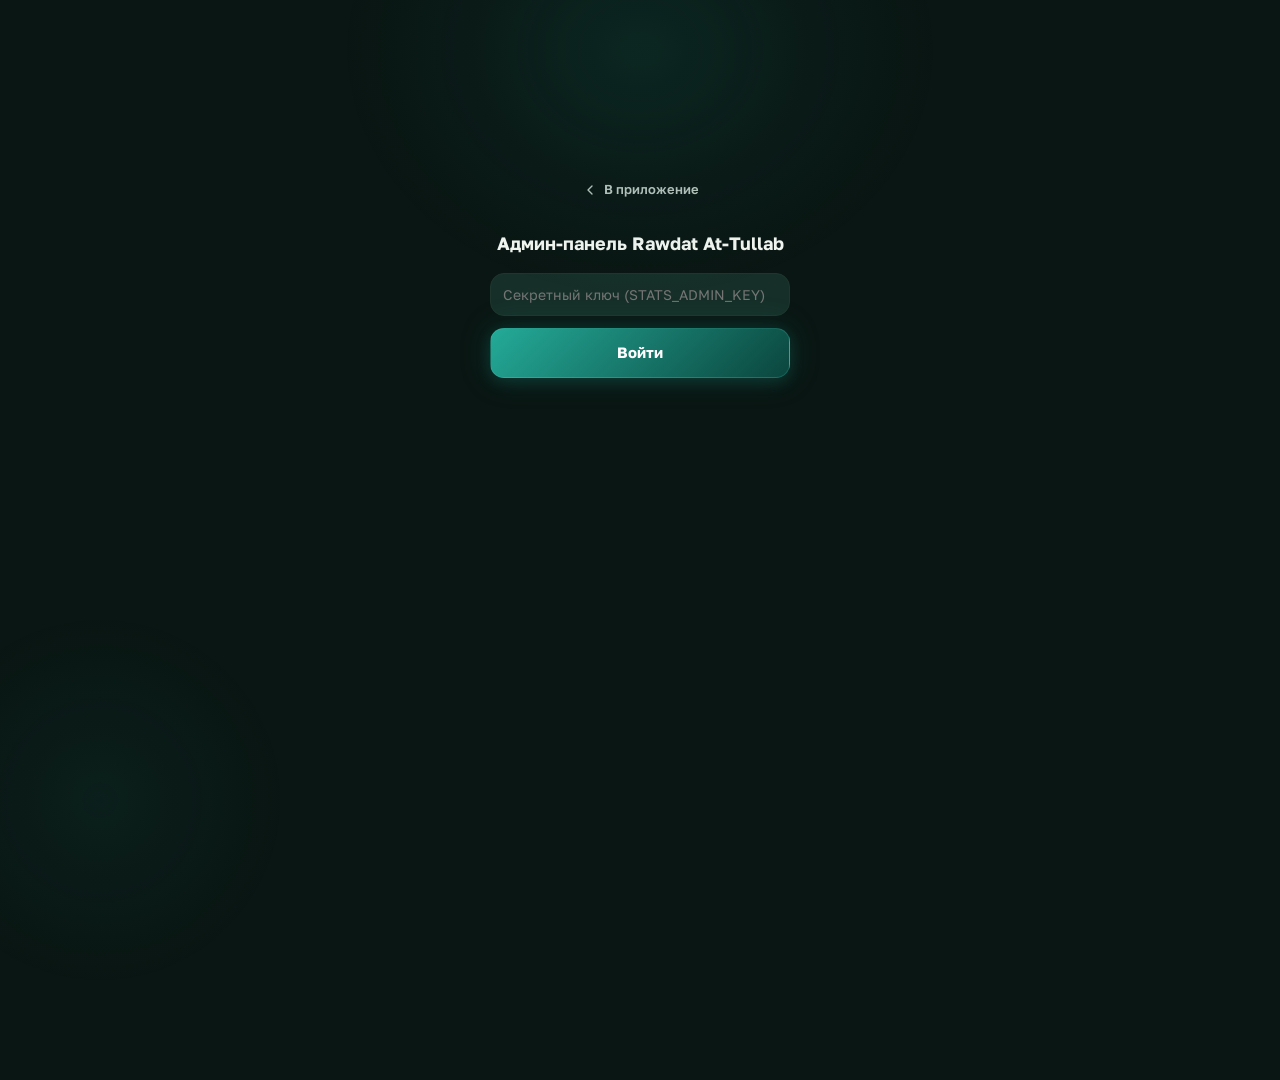
<file: admin.html>
<!DOCTYPE html>
<html lang="ru" data-theme="dark">
<head>
<meta charset="UTF-8">
<meta name="viewport" content="width=device-width,initial-scale=1,viewport-fit=cover">
<meta name="theme-color" content="#050B08">
<meta name="theme-color" content="#F3F7F4" media="(prefers-color-scheme: light)">
<meta name="robots" content="noindex, nofollow">
<title>Админ-панель — Rawdat At-Tullab</title>
<link rel="apple-touch-icon" href="icons/logo.PNG">
<link rel="stylesheet" href="style.css">
<style>
  .admin-wrap{max-width:560px;margin:0 auto;padding:calc(env(safe-area-inset-top,0px) + 20px) 20px 60px}
  .admin-wrap h1{font-size:20px;font-weight:800;color:var(--text);margin:0 0 20px}
  .admin-card{background:var(--surface);border:1px solid var(--border);border-radius:var(--r-xl);box-shadow:var(--s-card);padding:18px;margin-bottom:16px}
  .admin-card h2{font-size:13px;font-weight:700;text-transform:uppercase;letter-spacing:.03em;color:var(--brand-400);margin:0 0 14px}
  .admin-field{margin-bottom:12px}
  .admin-field label{display:block;font-size:12.5px;color:var(--text-3);margin-bottom:6px}
  .admin-field input, .admin-field textarea{
    width:100%;box-sizing:border-box;background:var(--surface-2);border:1px solid var(--border);
    border-radius:var(--r-md);padding:10px 12px;color:var(--text);font-size:14px;font-family:inherit;
  }
  .admin-field textarea{min-height:80px;resize:vertical}
  .admin-row{display:flex;gap:10px}
  .admin-row .btn{flex:1}
  .admin-msg{font-size:12.5px;margin-top:10px;min-height:16px}
  .admin-msg.ok{color:var(--brand-500)}
  .admin-msg.err{color:var(--danger)}
  .announce-current{font-size:13.5px;color:var(--text-2);background:var(--surface-2);border-radius:var(--r-md);padding:10px 12px;margin-bottom:12px;white-space:pre-wrap}
  .announce-current.empty{color:var(--text-3);font-style:italic}
  .flag-row{display:flex;align-items:center;justify-content:space-between;padding:10px 0;border-bottom:1px solid var(--border)}
  .flag-row:last-of-type{border-bottom:none}
  .flag-row span{font-size:14px;color:var(--text)}
  .flag-switch{position:relative;width:40px;height:24px;flex-shrink:0}
  .flag-switch input{position:absolute;opacity:0;width:100%;height:100%;margin:0;cursor:pointer}
  .flag-switch .track{position:absolute;inset:0;background:var(--surface-2);border:1px solid var(--border);border-radius:99px;transition:background .15s}
  .flag-switch .thumb{position:absolute;top:2px;left:2px;width:18px;height:18px;border-radius:50%;background:var(--text-3);transition:transform .15s,background .15s}
  .flag-switch input:checked + .track{background:var(--brand-500);border-color:var(--brand-500)}
  .flag-switch input:checked + .track + .thumb{transform:translateX(16px);background:#fff}
  .link-row{position:relative;background:var(--surface-2);border:1px solid var(--border);border-radius:var(--r-md);padding:12px;margin-bottom:10px}
  .link-row .admin-field{margin-bottom:8px}
  .link-row .admin-field:last-child{margin-bottom:0}
  .link-row-del{position:absolute;top:8px;right:8px;width:26px;height:26px;border-radius:50%;border:none;background:var(--surface);color:var(--text-3);font-size:15px;line-height:1;cursor:pointer;display:flex;align-items:center;justify-content:center}
  .link-row-del:active{background:var(--danger);color:#fff}
  .links-empty{font-size:12.5px;color:var(--text-3);font-style:italic;padding:8px 0}
  #gate{max-width:340px;margin:20vh auto 0;padding:0 20px;text-align:center}
  #gate h1{font-size:18px;margin-bottom:16px}
  .admin-back{display:inline-flex;align-items:center;gap:6px;font-size:13px;font-weight:600;color:var(--text-2);text-decoration:none;margin-bottom:18px}
  .admin-back svg{width:16px;height:16px;stroke:currentColor;fill:none;stroke-width:2;stroke-linecap:round;stroke-linejoin:round}
</style>
</head>
<body>

<div id="gate">
  <a class="admin-back" href="index.html" style="justify-content:center">
    <svg viewBox="0 0 24 24"><path d="M15 6l-6 6 6 6"/></svg>
    В приложение
  </a>
  <h1>Админ-панель Rawdat At-Tullab</h1>
  <div class="admin-field"><input type="text" id="gate-key" placeholder="Секретный ключ (STATS_ADMIN_KEY)" autocomplete="off" autocapitalize="off" autocorrect="off" spellcheck="false"></div>
  <button type="button" class="btn btn-primary" style="width:100%" onclick="unlock()">Войти</button>
  <div class="admin-msg err" id="gate-msg"></div>
</div>

<div class="admin-wrap" id="panel" style="display:none">
  <a class="admin-back" href="index.html">
    <svg viewBox="0 0 24 24"><path d="M15 6l-6 6 6 6"/></svg>
    В приложение
  </a>
  <h1>Админ-панель</h1>

  <div class="admin-card">
    <h2>Функции приложения</h2>
    <p style="font-size:12px;color:var(--text-3);margin:0 0 4px">
      Выключай, если функция временно не работает (например, кончился баланс на API) — пользователь увидит её потускневшей и сообщение «Временно недоступно».
    </p>
    <div id="flags-list"></div>
    <div class="admin-msg" id="flags-msg"></div>
  </div>

  <div class="admin-card">
    <h2>Полезные ссылки</h2>
    <p style="font-size:12px;color:var(--text-3);margin:0 0 12px">
      Список на экране «Полезные ссылки» в приложении. Пустой список — вернётся набор по умолчанию.
    </p>
    <div id="links-editor"></div>
    <button type="button" class="btn btn-secondary" style="width:100%;margin-top:4px" onclick="addLinkRow()">+ Добавить ссылку</button>
    <button type="button" class="btn btn-primary" style="width:100%;margin-top:10px" onclick="saveLinks()">Сохранить список</button>
    <div class="admin-msg" id="links-msg"></div>
  </div>

  <div class="admin-card">
    <h2>Текущее объявление</h2>
    <div class="announce-current" id="announce-current">—</div>
  </div>

  <div class="admin-card">
    <h2>Отправить объявление</h2>
    <p style="font-size:12px;color:var(--text-3);margin:0 0 12px">
      Покажется каждому при следующем открытии приложения (тостом, и уведомлением — у тех, кто их включил).
    </p>
    <div class="admin-field">
      <label>Текст</label>
      <textarea id="announce-text" maxlength="500" placeholder="Например: Добавили новую книгу — مقدمة!"></textarea>
    </div>
    <div class="admin-field">
      <label>Ссылка (необязательно, откроется по тапу на уведомление)</label>
      <input type="text" id="announce-url" placeholder="https://rawdat.ru/...">
    </div>
    <div class="admin-row">
      <button type="button" class="btn btn-primary" onclick="publishAnnounce()">Опубликовать</button>
      <button type="button" class="btn btn-secondary" onclick="clearAnnounce()">Убрать объявление</button>
    </div>
    <div class="admin-msg" id="announce-msg"></div>
  </div>
</div>

<script>
const PROXY = 'https://rawdatru.z7gf59b4cn.workers.dev';
let KEY = '';

const FLAG_DEFS = [
  { key: 'translate', label: 'Переводчик (Словарь)' },
  { key: 'irab', label: "И'раб" },
  { key: 'sarf', label: 'Сарф' },
  { key: 'donate', label: 'Кнопка «Поддержать проект»' },
];
let FLAGS = {};

function unlock() {
  const k = document.getElementById('gate-key').value.trim();
  if (!k) return;
  KEY = k;
  verifyKey().then(ok => {
    if (!ok) {
      document.getElementById('gate-msg').textContent = 'Неверный ключ';
      return;
    }
    try { sessionStorage.setItem('rawdat-admin-key', k); } catch (e) {}
    document.getElementById('gate').style.display = 'none';
    document.getElementById('panel').style.display = 'block';
    loadAnnouncement();
    loadFlags();
    loadLinks();
  }).catch(e => {
    document.getElementById('gate-msg').textContent = 'Не удалось связаться с сервером: ' + e.message;
  });
}

async function verifyKey() {
  const res = await fetch(`${PROXY}/admin/verify?key=${encodeURIComponent(KEY)}`);
  return res.ok;
}

function renderFlags() {
  const list = document.getElementById('flags-list');
  list.innerHTML = FLAG_DEFS.map(f => {
    const on = FLAGS[f.key] !== false;
    return `
      <div class="flag-row">
        <span>${f.label}</span>
        <label class="flag-switch">
          <input type="checkbox" data-flag="${f.key}" ${on ? 'checked' : ''} onchange="onFlagToggle(this)">
          <span class="track"></span>
          <span class="thumb"></span>
        </label>
      </div>
    `;
  }).join('');
}

async function loadFlags() {
  const msg = document.getElementById('flags-msg');
  try {
    const res = await fetch(`${PROXY}/flags/get`);
    FLAGS = await res.json();
    renderFlags();
  } catch (e) {
    msg.textContent = 'Не удалось загрузить: ' + e.message;
    msg.className = 'admin-msg err';
  }
}

async function onFlagToggle(input) {
  const key = input.dataset.flag;
  FLAGS[key] = input.checked;
  const msg = document.getElementById('flags-msg');
  msg.textContent = 'Сохраняю…'; msg.className = 'admin-msg';
  try {
    const body = {};
    FLAG_DEFS.forEach(f => { body[f.key] = FLAGS[f.key] !== false; });
    const res = await fetch(`${PROXY}/flags/set?key=${encodeURIComponent(KEY)}`, {
      method: 'POST',
      headers: { 'Content-Type': 'application/json' },
      body: JSON.stringify(body),
    });
    if (!res.ok) throw new Error('HTTP ' + res.status);
    msg.textContent = 'Сохранено'; msg.className = 'admin-msg ok';
  } catch (e) {
    msg.textContent = 'Ошибка: ' + e.message; msg.className = 'admin-msg err';
  }
}

let LINKS = [];

function renderLinksEditor() {
  const box = document.getElementById('links-editor');
  if (!LINKS.length) {
    box.innerHTML = '<div class="links-empty">Список пуст — в приложении покажется набор по умолчанию.</div>';
    return;
  }
  box.innerHTML = LINKS.map((l, i) => `
    <div class="link-row">
      <button type="button" class="link-row-del" onclick="removeLinkRow(${i})" aria-label="Удалить">×</button>
      <div class="admin-field">
        <label>Название</label>
        <input type="text" value="${escAttr(l.title)}" oninput="LINKS[${i}].title = this.value">
      </div>
      <div class="admin-field">
        <label>Описание (необязательно)</label>
        <input type="text" value="${escAttr(l.desc || '')}" oninput="LINKS[${i}].desc = this.value">
      </div>
      <div class="admin-field">
        <label>Ссылка</label>
        <input type="text" value="${escAttr(l.url)}" oninput="LINKS[${i}].url = this.value">
      </div>
    </div>
  `).join('');
}

function escAttr(s) {
  return String(s).replace(/&/g, '&amp;').replace(/"/g, '&quot;').replace(/</g, '&lt;');
}

function addLinkRow() {
  LINKS.push({ id: '', title: '', desc: '', url: '' });
  renderLinksEditor();
}

function removeLinkRow(i) {
  LINKS.splice(i, 1);
  renderLinksEditor();
}

async function loadLinks() {
  const msg = document.getElementById('links-msg');
  try {
    const res = await fetch(`${PROXY}/links/get`);
    LINKS = await res.json();
    if (!Array.isArray(LINKS)) LINKS = [];
    renderLinksEditor();
  } catch (e) {
    msg.textContent = 'Не удалось загрузить: ' + e.message;
    msg.className = 'admin-msg err';
  }
}

async function saveLinks() {
  const msg = document.getElementById('links-msg');
  const clean = LINKS.filter(l => l.title.trim() && l.url.trim());
  msg.textContent = 'Сохраняю…'; msg.className = 'admin-msg';
  try {
    const res = await fetch(`${PROXY}/links/set?key=${encodeURIComponent(KEY)}`, {
      method: 'POST',
      headers: { 'Content-Type': 'application/json' },
      body: JSON.stringify(clean),
    });
    if (!res.ok) throw new Error('HTTP ' + res.status);
    const data = await res.json();
    LINKS = data.links || clean;
    renderLinksEditor();
    msg.textContent = 'Сохранено'; msg.className = 'admin-msg ok';
  } catch (e) {
    msg.textContent = 'Ошибка: ' + e.message; msg.className = 'admin-msg err';
  }
}

async function loadAnnouncement() {
  const el = document.getElementById('announce-current');
  try {
    const res = await fetch(`${PROXY}/announce/get`);
    const a = await res.json();
    if (a && a.text) {
      el.textContent = a.text + (a.url ? `\n→ ${a.url}` : '');
      el.classList.remove('empty');
    } else {
      el.textContent = 'Сейчас ничего не опубликовано';
      el.classList.add('empty');
    }
  } catch (e) {
    el.textContent = 'Не удалось загрузить';
  }
}

async function publishAnnounce() {
  const text = document.getElementById('announce-text').value.trim();
  const url = document.getElementById('announce-url').value.trim();
  const msg = document.getElementById('announce-msg');
  if (!text) { msg.textContent = 'Введи текст объявления'; msg.className = 'admin-msg err'; return; }
  msg.textContent = 'Публикую…'; msg.className = 'admin-msg';
  try {
    const res = await fetch(`${PROXY}/announce/set?key=${encodeURIComponent(KEY)}`, {
      method: 'POST',
      headers: { 'Content-Type': 'application/json' },
      body: JSON.stringify({ text, url }),
    });
    if (!res.ok) throw new Error('HTTP ' + res.status);
    msg.textContent = 'Опубликовано'; msg.className = 'admin-msg ok';
    loadAnnouncement();
  } catch (e) {
    msg.textContent = 'Ошибка: ' + e.message; msg.className = 'admin-msg err';
  }
}

async function clearAnnounce() {
  const msg = document.getElementById('announce-msg');
  try {
    const res = await fetch(`${PROXY}/announce/set?key=${encodeURIComponent(KEY)}`, {
      method: 'POST',
      headers: { 'Content-Type': 'application/json' },
      body: JSON.stringify({ text: '', url: '' }),
    });
    if (!res.ok) throw new Error('HTTP ' + res.status);
    document.getElementById('announce-text').value = '';
    document.getElementById('announce-url').value = '';
    msg.textContent = 'Убрано'; msg.className = 'admin-msg ok';
    loadAnnouncement();
  } catch (e) {
    msg.textContent = 'Ошибка: ' + e.message; msg.className = 'admin-msg err';
  }
}

(function init() {
  let saved = '';
  try { saved = sessionStorage.getItem('rawdat-admin-key') || ''; } catch (e) {}
  if (saved) {
    document.getElementById('gate-key').value = saved;
    unlock();
  }
})();
</script>
</body>
</html>
</file>
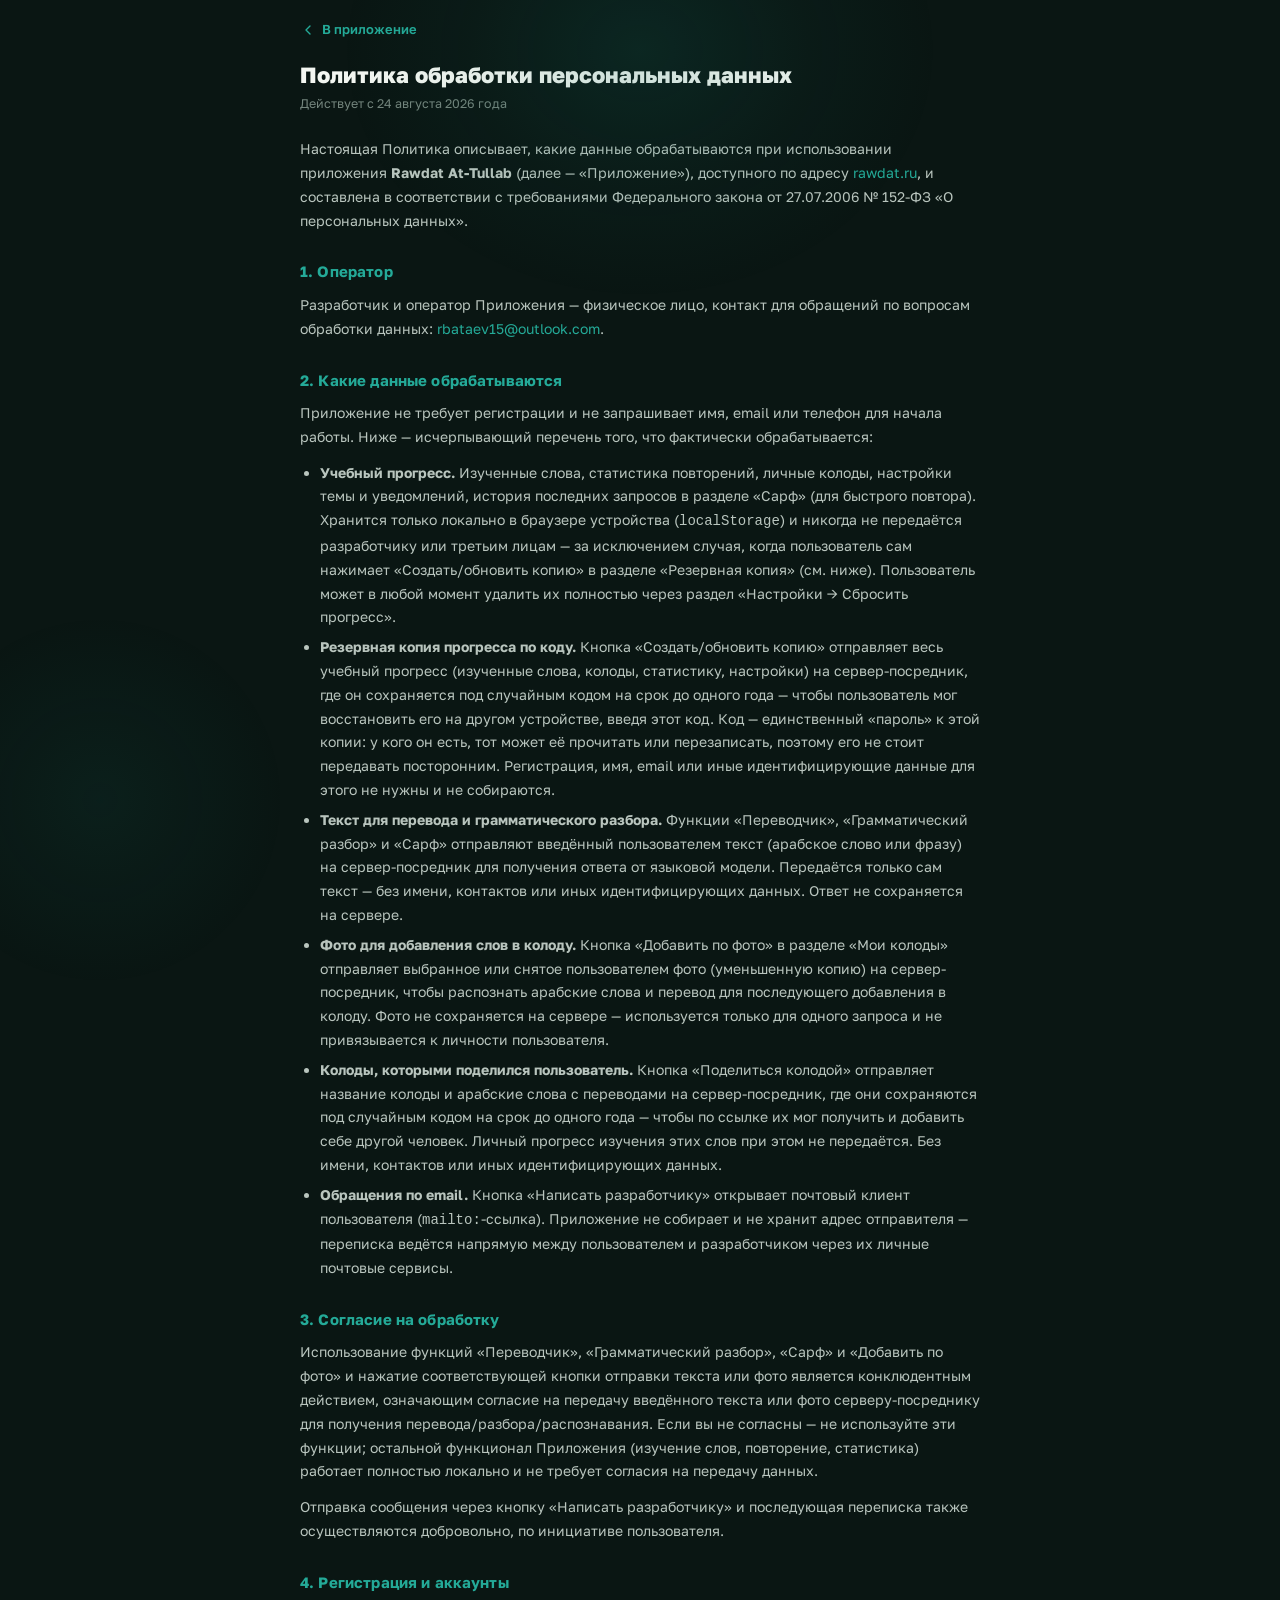
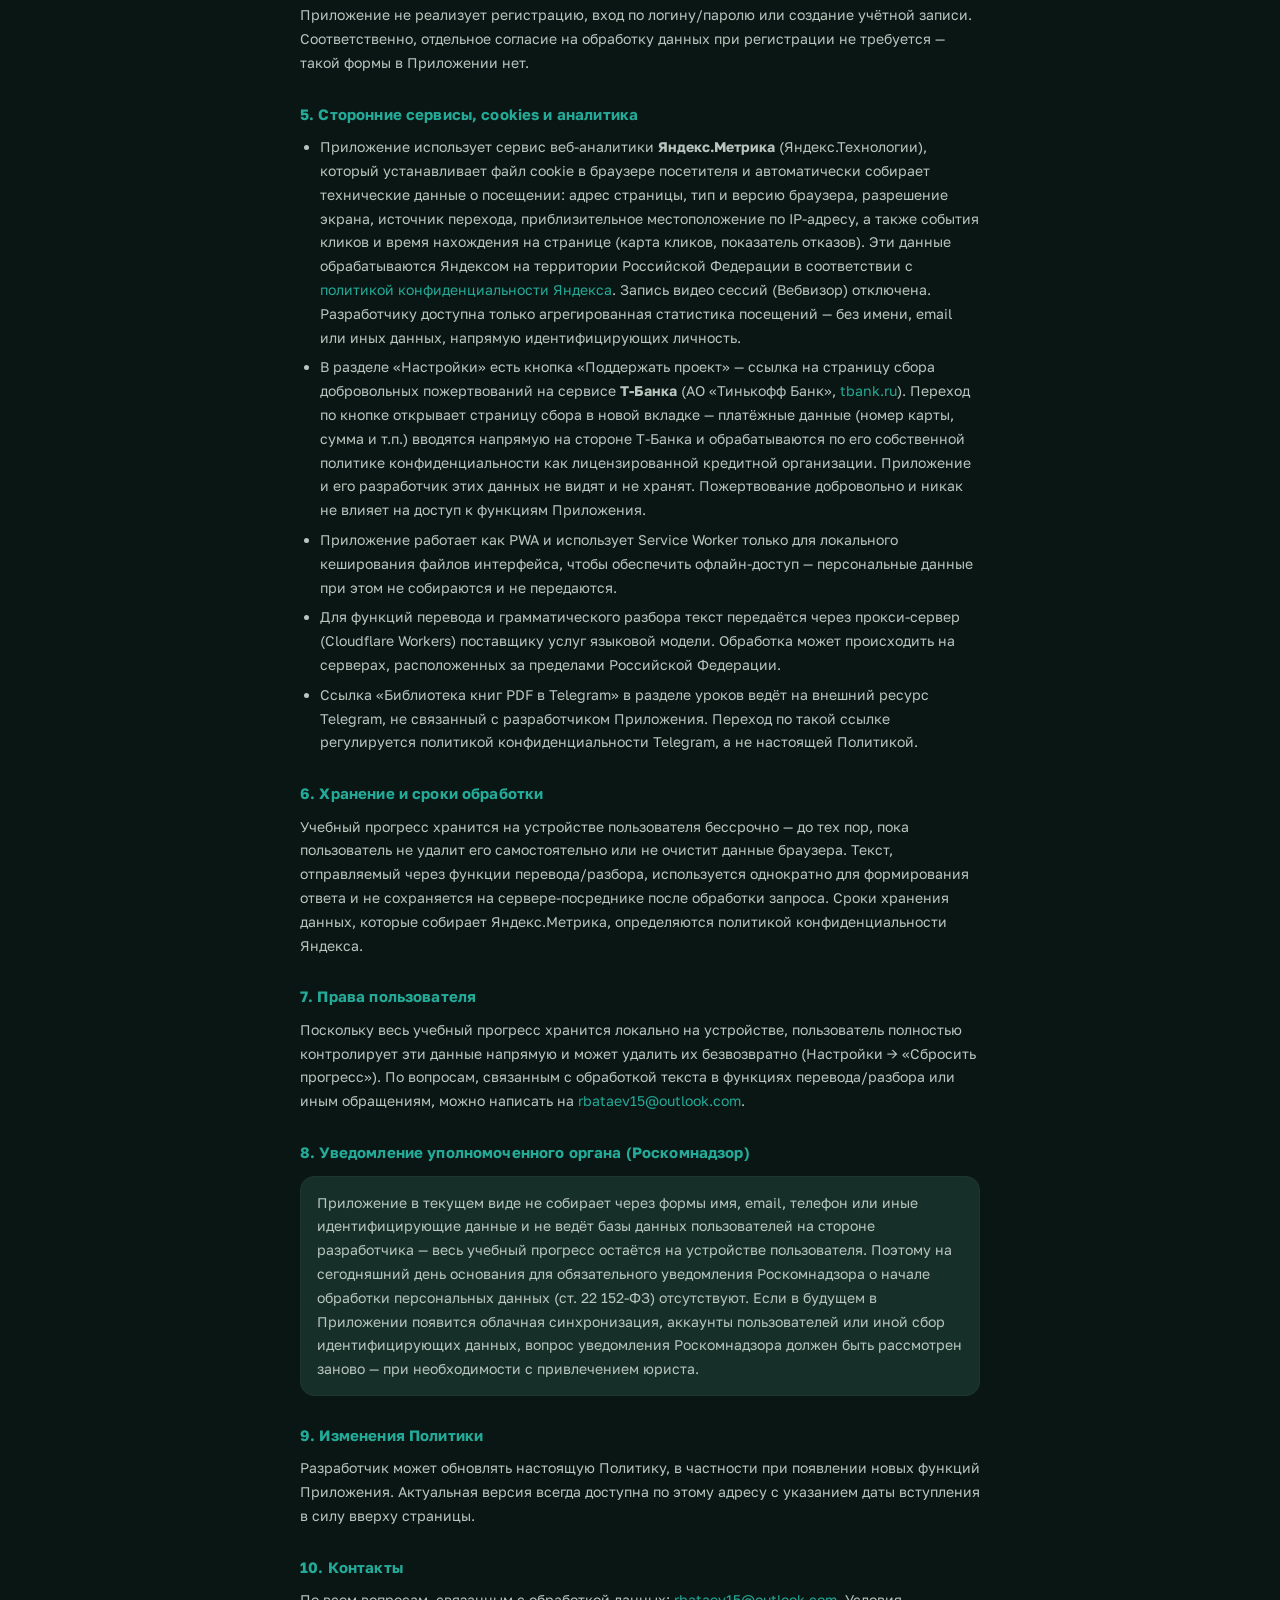
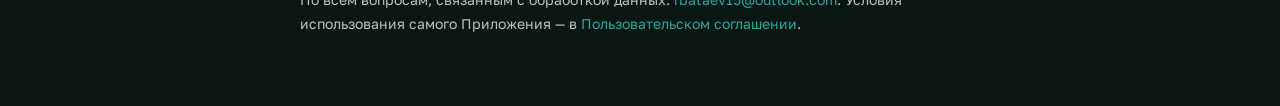
<file: privacy.html>
<!DOCTYPE html>
<html lang="ru" data-theme="dark">
<head>
<meta charset="UTF-8">
<meta name="viewport" content="width=device-width,initial-scale=1,viewport-fit=cover">
<meta name="theme-color" content="#050B08">
<meta name="theme-color" content="#F3F7F4" media="(prefers-color-scheme: light)">
<title>Политика обработки персональных данных — Rawdat At-Tullab</title>
<link rel="apple-touch-icon" href="icons/logo.PNG">
<link rel="stylesheet" href="style.css">
<!-- Yandex.Metrika counter -->
<script type="text/javascript">
   (function(m,e,t,r,i,k,a){m[i]=m[i]||function(){(m[i].a=m[i].a||[]).push(arguments)};
   m[i].l=1*new Date();
   for (var j = 0; j < document.scripts.length; j++) {if (document.scripts[j].src === r) { return; }}
   k=e.createElement(t),a=e.getElementsByTagName(t)[0],k.async=1,k.src=r,a.parentNode.insertBefore(k,a)})
   (window, document, "script", "https://mc.yandex.ru/metrika/tag.js", "ym");

   ym(111893306, "init", {
        clickmap:true,
        trackLinks:true,
        accurateTrackBounce:true
   });
</script>
<noscript><div><img src="https://mc.yandex.ru/watch/111893306" style="position:absolute; left:-9999px;" alt="" /></div></noscript>
<!-- /Yandex.Metrika counter -->
<style>
  .legal-wrap{max-width:720px;margin:0 auto;padding:calc(env(safe-area-inset-top,0px) + 20px) 20px 60px}
  .legal-wrap h1{font-size:22px;font-weight:800;color:var(--text);margin:0 0 4px}
  .legal-wrap .legal-updated{font-size:12.5px;color:var(--text-3);margin-bottom:24px}
  .legal-wrap h2{font-size:15px;font-weight:700;color:var(--brand-500);margin:28px 0 10px;letter-spacing:.01em}
  .legal-wrap p{font-size:14px;line-height:1.7;color:var(--text-2);margin:0 0 12px}
  .legal-wrap ul{margin:0 0 12px;padding-left:20px}
  .legal-wrap li{font-size:14px;line-height:1.7;color:var(--text-2);margin-bottom:6px}
  .legal-wrap a{color:var(--brand-500)}
  .legal-back{display:inline-flex;align-items:center;gap:6px;font-size:13px;font-weight:600;color:var(--text-2);text-decoration:none;margin-bottom:18px}
  .legal-back svg{width:16px;height:16px;stroke:currentColor;fill:none;stroke-width:2;stroke-linecap:round;stroke-linejoin:round}
  .legal-note{background:var(--surface-2);border:1px solid var(--border);border-radius:var(--r-md);padding:14px 16px;margin:12px 0}
  .legal-note p{margin:0;color:var(--text-2)}
</style>
</head>
<body>
<div class="legal-wrap">
  <a class="legal-back" href="index.html">
    <svg viewBox="0 0 24 24"><path d="M15 6l-6 6 6 6"/></svg>
    В приложение
  </a>

  <h1>Политика обработки персональных данных</h1>
  <div class="legal-updated">Действует с 24 августа 2026 года</div>

  <p>Настоящая Политика описывает, какие данные обрабатываются при использовании приложения
  <b>Rawdat At-Tullab</b> (далее — «Приложение»), доступного по адресу
  <a href="https://rawdat.ru">rawdat.ru</a>, и составлена в соответствии с требованиями
  Федерального закона от 27.07.2006 № 152-ФЗ «О персональных данных».</p>

  <h2>1. Оператор</h2>
  <p>Разработчик и оператор Приложения — физическое лицо, контакт для обращений по вопросам
  обработки данных: <a href="mailto:rbataev15@outlook.com">rbataev15@outlook.com</a>.</p>

  <h2>2. Какие данные обрабатываются</h2>
  <p>Приложение не требует регистрации и не запрашивает имя, email или телефон для начала
  работы. Ниже — исчерпывающий перечень того, что фактически обрабатывается:</p>
  <ul>
    <li><b>Учебный прогресс.</b> Изученные слова, статистика повторений, личные колоды,
    настройки темы и уведомлений, история последних запросов в разделе «Сарф» (для
    быстрого повтора). Хранится только локально в браузере устройства
    (<code>localStorage</code>) и никогда не передаётся разработчику или третьим лицам —
    за исключением случая, когда пользователь сам нажимает «Создать/обновить копию» в
    разделе «Резервная копия» (см. ниже). Пользователь может в любой момент удалить их
    полностью через раздел «Настройки → Сбросить прогресс».</li>
    <li><b>Резервная копия прогресса по коду.</b> Кнопка «Создать/обновить копию» отправляет
    весь учебный прогресс (изученные слова, колоды, статистику, настройки) на сервер-посредник,
    где он сохраняется под случайным кодом на срок до одного года — чтобы пользователь мог
    восстановить его на другом устройстве, введя этот код. Код — единственный «пароль» к этой
    копии: у кого он есть, тот может её прочитать или перезаписать, поэтому его не стоит
    передавать посторонним. Регистрация, имя, email или иные идентифицирующие данные для этого
    не нужны и не собираются.</li>
    <li><b>Текст для перевода и грамматического разбора.</b> Функции «Переводчик», «Грамматический
    разбор» и «Сарф» отправляют введённый пользователем текст (арабское слово или фразу) на
    сервер-посредник для получения ответа от языковой модели. Передаётся только сам текст —
    без имени, контактов или иных идентифицирующих данных. Ответ не сохраняется на сервере.</li>
    <li><b>Фото для добавления слов в колоду.</b> Кнопка «Добавить по фото» в разделе «Мои
    колоды» отправляет выбранное или снятое пользователем фото (уменьшенную копию) на
    сервер-посредник, чтобы распознать арабские слова и перевод для последующего добавления в
    колоду. Фото не сохраняется на сервере — используется только для одного запроса и не
    привязывается к личности пользователя.</li>
    <li><b>Колоды, которыми поделился пользователь.</b> Кнопка «Поделиться колодой» отправляет
    название колоды и арабские слова с переводами на сервер-посредник, где они сохраняются под
    случайным кодом на срок до одного года — чтобы по ссылке их мог получить и добавить себе
    другой человек. Личный прогресс изучения этих слов при этом не передаётся. Без имени,
    контактов или иных идентифицирующих данных.</li>
    <li><b>Обращения по email.</b> Кнопка «Написать разработчику» открывает почтовый клиент
    пользователя (<code>mailto:</code>-ссылка). Приложение не собирает и не хранит адрес
    отправителя — переписка ведётся напрямую между пользователем и разработчиком через их
    личные почтовые сервисы.</li>
  </ul>

  <h2>3. Согласие на обработку</h2>
  <p>Использование функций «Переводчик», «Грамматический разбор», «Сарф» и «Добавить по фото» и
  нажатие соответствующей кнопки отправки текста или фото является конклюдентным действием,
  означающим согласие на передачу введённого текста или фото серверу-посреднику для получения
  перевода/разбора/распознавания. Если вы не согласны — не используйте эти функции; остальной
  функционал Приложения (изучение слов, повторение, статистика) работает полностью локально и не
  требует согласия на передачу данных.</p>
  <p>Отправка сообщения через кнопку «Написать разработчику» и последующая переписка также
  осуществляются добровольно, по инициативе пользователя.</p>

  <h2>4. Регистрация и аккаунты</h2>
  <p>Приложение не реализует регистрацию, вход по логину/паролю или создание учётной записи.
  Соответственно, отдельное согласие на обработку данных при регистрации не требуется —
  такой формы в Приложении нет.</p>

  <h2 id="cookies">5. Сторонние сервисы, cookies и аналитика</h2>
  <ul>
    <li>Приложение использует сервис веб-аналитики <b>Яндекс.Метрика</b> (Яндекс.Технологии),
    который устанавливает файл cookie в браузере посетителя и автоматически собирает
    технические данные о посещении: адрес страницы, тип и версию браузера, разрешение экрана,
    источник перехода, приблизительное местоположение по IP-адресу, а также события кликов и
    время нахождения на странице (карта кликов, показатель отказов). Эти данные обрабатываются
    Яндексом на территории Российской Федерации в соответствии с
    <a href="https://yandex.ru/legal/confidential/" target="_blank" rel="noopener">политикой
    конфиденциальности Яндекса</a>. Запись видео сессий (Вебвизор) отключена. Разработчику
    доступна только агрегированная статистика посещений — без имени, email или иных данных,
    напрямую идентифицирующих личность.</li>
    <li>В разделе «Настройки» есть кнопка «Поддержать проект» — ссылка на страницу сбора
    добровольных пожертвований на сервисе <b>Т-Банка</b> (АО «Тинькофф Банк»,
    <a href="https://www.tbank.ru" target="_blank" rel="noopener">tbank.ru</a>). Переход по
    кнопке открывает страницу сбора в новой вкладке — платёжные данные (номер карты, сумма
    и т.п.) вводятся напрямую на стороне Т-Банка и обрабатываются по его собственной политике
    конфиденциальности как лицензированной кредитной организации. Приложение и его разработчик
    этих данных не видят и не хранят. Пожертвование добровольно и никак не влияет на доступ к
    функциям Приложения.</li>
    <li>Приложение работает как PWA и использует Service Worker только для локального
    кеширования файлов интерфейса, чтобы обеспечить офлайн-доступ — персональные данные при
    этом не собираются и не передаются.</li>
    <li>Для функций перевода и грамматического разбора текст передаётся через
    прокси-сервер (Cloudflare Workers) поставщику услуг языковой модели. Обработка может
    происходить на серверах, расположенных за пределами Российской Федерации.</li>
    <li>Ссылка «Библиотека книг PDF в Telegram» в разделе уроков ведёт на внешний ресурс
    Telegram, не связанный с разработчиком Приложения. Переход по такой ссылке регулируется
    политикой конфиденциальности Telegram, а не настоящей Политикой.</li>
  </ul>

  <h2>6. Хранение и сроки обработки</h2>
  <p>Учебный прогресс хранится на устройстве пользователя бессрочно — до тех пор, пока
  пользователь не удалит его самостоятельно или не очистит данные браузера. Текст, отправляемый
  через функции перевода/разбора, используется однократно для формирования ответа и не
  сохраняется на сервере-посреднике после обработки запроса. Сроки хранения данных, которые
  собирает Яндекс.Метрика, определяются политикой конфиденциальности Яндекса.</p>

  <h2>7. Права пользователя</h2>
  <p>Поскольку весь учебный прогресс хранится локально на устройстве, пользователь полностью
  контролирует эти данные напрямую и может удалить их безвозвратно
  (Настройки → «Сбросить прогресс»). По вопросам, связанным с обработкой текста в функциях
  перевода/разбора или иным обращениям, можно написать на
  <a href="mailto:rbataev15@outlook.com">rbataev15@outlook.com</a>.</p>

  <h2>8. Уведомление уполномоченного органа (Роскомнадзор)</h2>
  <div class="legal-note">
    <p>Приложение в текущем виде не собирает через формы имя, email, телефон или иные
    идентифицирующие данные и не ведёт базы данных пользователей на стороне разработчика —
    весь учебный прогресс остаётся на устройстве пользователя. Поэтому на сегодняшний день
    основания для обязательного уведомления Роскомнадзора о начале обработки персональных
    данных (ст. 22 152-ФЗ) отсутствуют. Если в будущем в Приложении появится облачная
    синхронизация, аккаунты пользователей или иной сбор идентифицирующих данных, вопрос
    уведомления Роскомнадзора должен быть рассмотрен заново — при необходимости с привлечением
    юриста.</p>
  </div>

  <h2>9. Изменения Политики</h2>
  <p>Разработчик может обновлять настоящую Политику, в частности при появлении новых функций
  Приложения. Актуальная версия всегда доступна по этому адресу с указанием даты вступления
  в силу вверху страницы.</p>

  <h2>10. Контакты</h2>
  <p>По всем вопросам, связанным с обработкой данных: <a href="mailto:rbataev15@outlook.com">rbataev15@outlook.com</a>.
  Условия использования самого Приложения — в <a href="terms.html">Пользовательском соглашении</a>.</p>
</div>
</body>
</html>
</file>
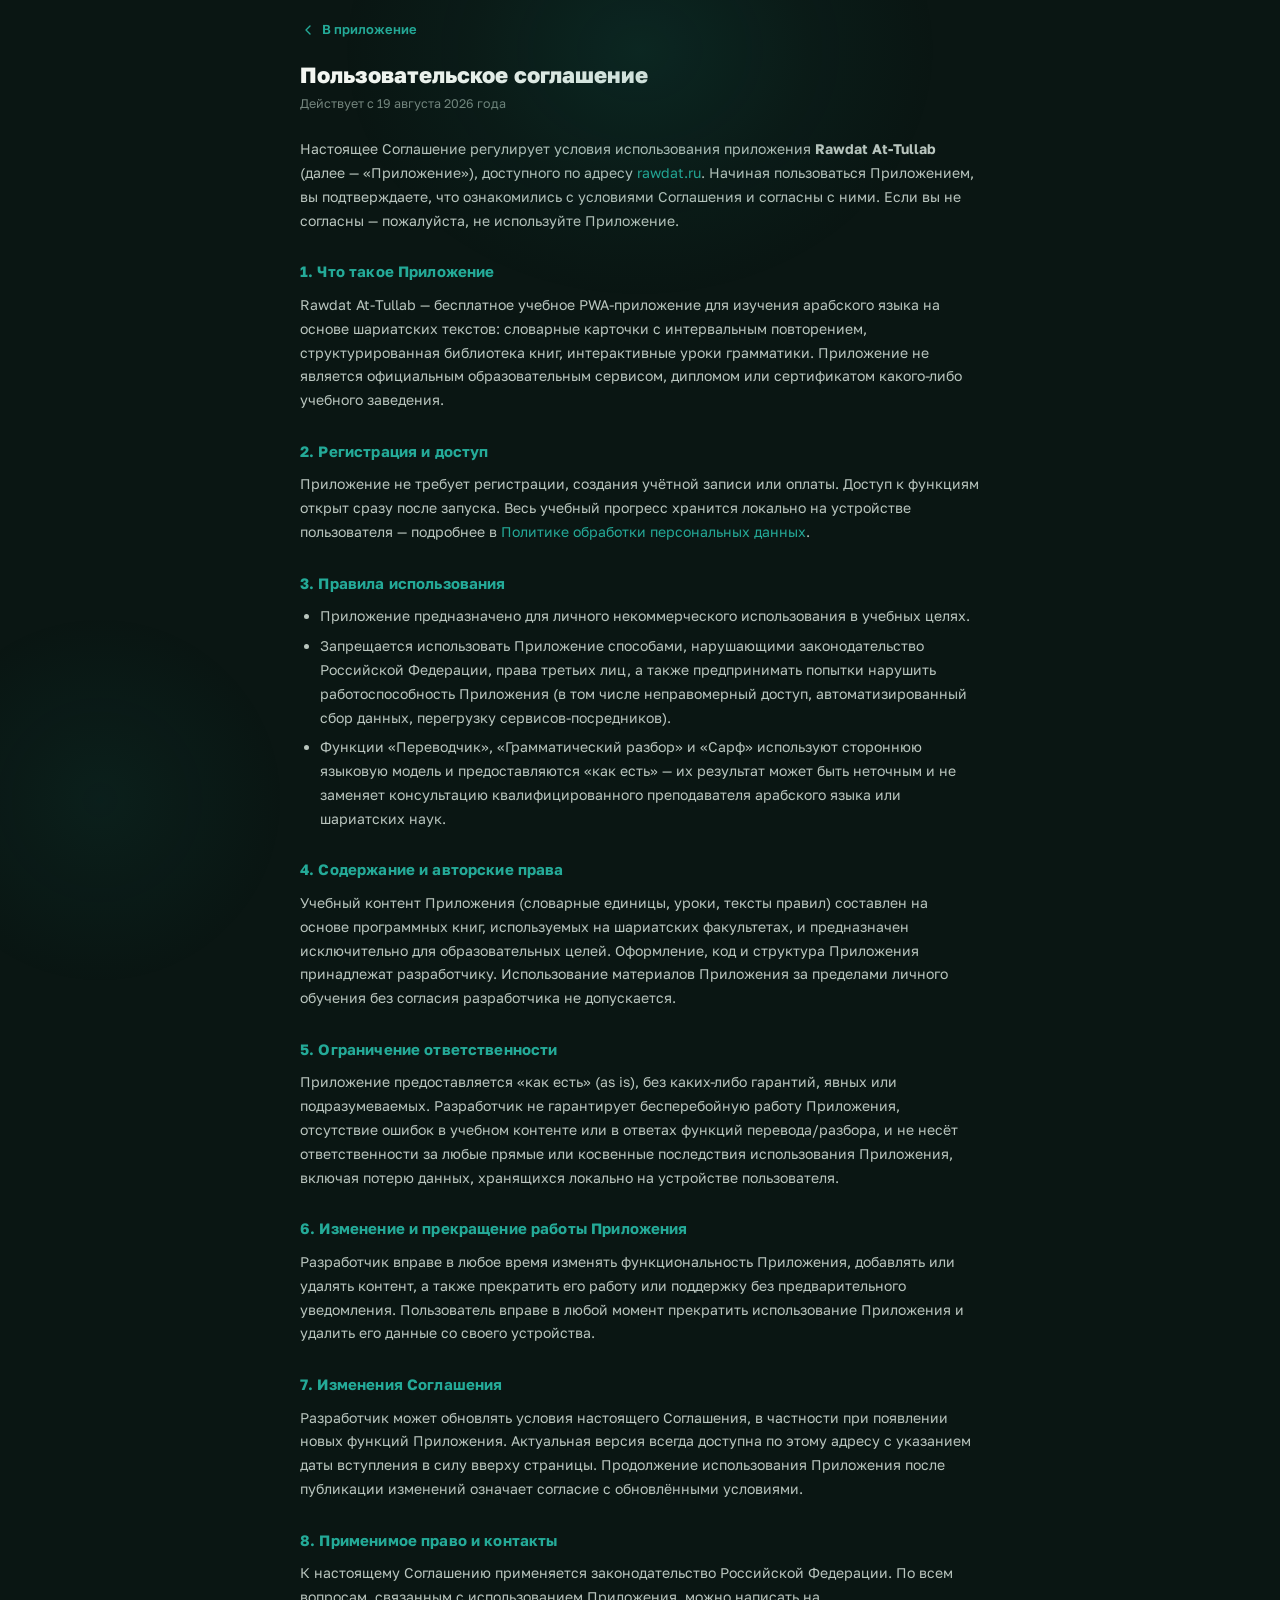
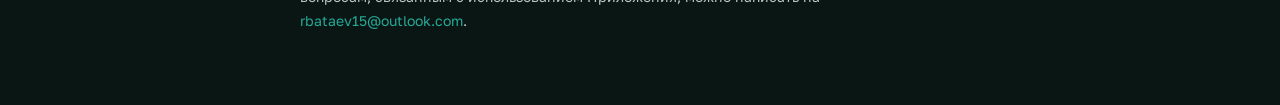
<file: terms.html>
<!DOCTYPE html>
<html lang="ru" data-theme="dark">
<head>
<meta charset="UTF-8">
<meta name="viewport" content="width=device-width,initial-scale=1,viewport-fit=cover">
<meta name="theme-color" content="#050B08">
<meta name="theme-color" content="#F3F7F4" media="(prefers-color-scheme: light)">
<title>Пользовательское соглашение — Rawdat At-Tullab</title>
<link rel="apple-touch-icon" href="icons/logo.PNG">
<link rel="stylesheet" href="style.css">
<!-- Yandex.Metrika counter -->
<script type="text/javascript">
   (function(m,e,t,r,i,k,a){m[i]=m[i]||function(){(m[i].a=m[i].a||[]).push(arguments)};
   m[i].l=1*new Date();
   for (var j = 0; j < document.scripts.length; j++) {if (document.scripts[j].src === r) { return; }}
   k=e.createElement(t),a=e.getElementsByTagName(t)[0],k.async=1,k.src=r,a.parentNode.insertBefore(k,a)})
   (window, document, "script", "https://mc.yandex.ru/metrika/tag.js", "ym");

   ym(111893306, "init", {
        clickmap:true,
        trackLinks:true,
        accurateTrackBounce:true
   });
</script>
<noscript><div><img src="https://mc.yandex.ru/watch/111893306" style="position:absolute; left:-9999px;" alt="" /></div></noscript>
<!-- /Yandex.Metrika counter -->
<style>
  .legal-wrap{max-width:720px;margin:0 auto;padding:calc(env(safe-area-inset-top,0px) + 20px) 20px 60px}
  .legal-wrap h1{font-size:22px;font-weight:800;color:var(--text);margin:0 0 4px}
  .legal-wrap .legal-updated{font-size:12.5px;color:var(--text-3);margin-bottom:24px}
  .legal-wrap h2{font-size:15px;font-weight:700;color:var(--brand-500);margin:28px 0 10px;letter-spacing:.01em}
  .legal-wrap p{font-size:14px;line-height:1.7;color:var(--text-2);margin:0 0 12px}
  .legal-wrap ul{margin:0 0 12px;padding-left:20px}
  .legal-wrap li{font-size:14px;line-height:1.7;color:var(--text-2);margin-bottom:6px}
  .legal-wrap a{color:var(--brand-500)}
  .legal-back{display:inline-flex;align-items:center;gap:6px;font-size:13px;font-weight:600;color:var(--text-2);text-decoration:none;margin-bottom:18px}
  .legal-back svg{width:16px;height:16px;stroke:currentColor;fill:none;stroke-width:2;stroke-linecap:round;stroke-linejoin:round}
</style>
</head>
<body>
<div class="legal-wrap">
  <a class="legal-back" href="index.html">
    <svg viewBox="0 0 24 24"><path d="M15 6l-6 6 6 6"/></svg>
    В приложение
  </a>

  <h1>Пользовательское соглашение</h1>
  <div class="legal-updated">Действует с 19 августа 2026 года</div>

  <p>Настоящее Соглашение регулирует условия использования приложения <b>Rawdat At-Tullab</b>
  (далее — «Приложение»), доступного по адресу <a href="https://rawdat.ru">rawdat.ru</a>.
  Начиная пользоваться Приложением, вы подтверждаете, что ознакомились с условиями Соглашения
  и согласны с ними. Если вы не согласны — пожалуйста, не используйте Приложение.</p>

  <h2>1. Что такое Приложение</h2>
  <p>Rawdat At-Tullab — бесплатное учебное PWA-приложение для изучения арабского языка на
  основе шариатских текстов: словарные карточки с интервальным повторением, структурированная
  библиотека книг, интерактивные уроки грамматики. Приложение не является официальным
  образовательным сервисом, дипломом или сертификатом какого-либо учебного заведения.</p>

  <h2>2. Регистрация и доступ</h2>
  <p>Приложение не требует регистрации, создания учётной записи или оплаты. Доступ к
  функциям открыт сразу после запуска. Весь учебный прогресс хранится локально на устройстве
  пользователя — подробнее в
  <a href="privacy.html">Политике обработки персональных данных</a>.</p>

  <h2>3. Правила использования</h2>
  <ul>
    <li>Приложение предназначено для личного некоммерческого использования в учебных целях.</li>
    <li>Запрещается использовать Приложение способами, нарушающими законодательство Российской
    Федерации, права третьих лиц, а также предпринимать попытки нарушить работоспособность
    Приложения (в том числе неправомерный доступ, автоматизированный сбор данных, перегрузку
    сервисов-посредников).</li>
    <li>Функции «Переводчик», «Грамматический разбор» и «Сарф» используют стороннюю языковую
    модель и предоставляются «как есть» — их результат может быть неточным и не заменяет
    консультацию квалифицированного преподавателя арабского языка или шариатских наук.</li>
  </ul>

  <h2>4. Содержание и авторские права</h2>
  <p>Учебный контент Приложения (словарные единицы, уроки, тексты правил) составлен на основе
  программных книг, используемых на шариатских факультетах, и предназначен исключительно для
  образовательных целей. Оформление, код и структура Приложения принадлежат разработчику.
  Использование материалов Приложения за пределами личного обучения без согласия разработчика
  не допускается.</p>

  <h2>5. Ограничение ответственности</h2>
  <p>Приложение предоставляется «как есть» (as is), без каких-либо гарантий, явных или
  подразумеваемых. Разработчик не гарантирует бесперебойную работу Приложения, отсутствие
  ошибок в учебном контенте или в ответах функций перевода/разбора, и не несёт ответственности
  за любые прямые или косвенные последствия использования Приложения, включая потерю данных,
  хранящихся локально на устройстве пользователя.</p>

  <h2>6. Изменение и прекращение работы Приложения</h2>
  <p>Разработчик вправе в любое время изменять функциональность Приложения, добавлять или
  удалять контент, а также прекратить его работу или поддержку без предварительного
  уведомления. Пользователь вправе в любой момент прекратить использование Приложения и
  удалить его данные со своего устройства.</p>

  <h2>7. Изменения Соглашения</h2>
  <p>Разработчик может обновлять условия настоящего Соглашения, в частности при появлении
  новых функций Приложения. Актуальная версия всегда доступна по этому адресу с указанием
  даты вступления в силу вверху страницы. Продолжение использования Приложения после
  публикации изменений означает согласие с обновлёнными условиями.</p>

  <h2>8. Применимое право и контакты</h2>
  <p>К настоящему Соглашению применяется законодательство Российской Федерации. По всем
  вопросам, связанным с использованием Приложения, можно написать на
  <a href="mailto:rbataev15@outlook.com">rbataev15@outlook.com</a>.</p>
</div>
</body>
</html>
</file>
<file: style.css>
/* ================================================================
   RAWDAT AT-TULLAB — style.css
   Manuscript redesign: deep ink teal + warm gold, solid grounded cards
   (replaces the earlier neon-emerald glassmorphism look)
   ================================================================ */

@import url('https://fonts.googleapis.com/css2?family=Tajawal:wght@400;500;700;800;900&family=Noto+Naskh+Arabic:wght@400;500;600;700&family=Golos+Text:wght@400;500;600;700;800;900&display=swap');

/* ============================================================
   DESIGN TOKENS — DARK GLASS DEFAULT
   ============================================================ */
:root {
  /* Brand — deep ink teal (manuscript reference: ink on parchment) */
  --brand-900: #031311;
  --brand-800: #062924;
  --brand-700: #0B463E;
  --brand-600: #137366;
  --brand-500: #24AA98;
  --brand-400: #48D2BF;
  --brand-300: #82E6D9;
  --brand-200: #BCF1EA;
  --brand-100: #0D1F1C;
  --brand-050: #081614;

  /* Gold accent — warm illumination, used generously as second accent */
  --gold-500: #C9973A;
  --gold-400: #E0AF52;
  --gold-300: #F0C96A;
  --gold-100: #2A2015;

  /* Semantic */
  --danger: #F87171;
  --danger-bg: rgba(248, 113, 113, 0.12);
  --warn: #FBBF24;
  --warn-bg: rgba(251, 191, 36, 0.10);
  --success: #48D2BF;

  /* Dark ink neutrals — solid, grounded cards instead of translucent glass */
  --bg: #0A1613;
  --bg-warm: #0D1B17;
  --surface: #10221D;
  --surface-2: #163029;
  --surface-3: #1D3C33;
  --border: #1E362E;
  --border-med: #2A4A3F;
  --text: #F3F6F1;
  --text-2: #B9C5BE;
  --text-3: #74857D;
  --muted: #3E4E47;
  --overlay: rgba(4, 12, 10, 0.78);

  /* Shadows + glow — warmer, softer elevation, glow toned down */
  --s-xs: 0 1px 3px rgba(2, 6, 5, 0.4);
  --s-sm: 0 2px 10px rgba(2, 6, 5, 0.42), 0 1px 2px rgba(2, 6, 5, 0.32);
  --s-md: 0 8px 24px rgba(2, 6, 5, 0.44), 0 2px 6px rgba(2, 6, 5, 0.32);
  --s-lg: 0 18px 40px rgba(2, 6, 5, 0.48), 0 4px 12px rgba(2, 6, 5, 0.34);
  --s-xl: 0 26px 60px rgba(2, 6, 5, 0.52), 0 8px 18px rgba(2, 6, 5, 0.36);
  --s-brand: 0 0 1px rgba(72, 210, 191, 0.35), 0 8px 28px rgba(19, 115, 102, 0.30);
  --s-glow: 0 0 44px rgba(72, 210, 191, 0.22), 0 0 90px rgba(19, 115, 102, 0.12);
  --s-gold: 0 6px 18px rgba(201, 151, 58, 0.22);
  --s-card: 0 1px 0 rgba(255, 255, 255, 0.04) inset, 0 6px 18px rgba(3, 8, 7, 0.4), 0 1px 3px rgba(3, 8, 7, 0.3);
  --blur-glass: blur(14px) saturate(130%);

  /* Radii — slightly tighter, less "bubble app" */
  --r-xs: 8px;
  --r-sm: 12px;
  --r-md: 14px;
  --r-lg: 18px;
  --r-xl: 20px;
  --r-2xl: 26px;
  --r-pill: 999px;

  /* Motion */
  --ease: cubic-bezier(0.25, 0.8, 0.25, 1);
  --ease-out: cubic-bezier(0.16, 1, 0.3, 1);
  --ease-spring: cubic-bezier(0.34, 1.56, 0.64, 1);
  --ease-smooth: cubic-bezier(0.4, 0, 0.2, 1);
  --dur-1: 110ms;
  --dur-2: 200ms;
  --dur-3: 340ms;
  --dur-4: 520ms;

  /* Typography — unchanged, per instruction */
  --font-ui: "Golos Text", -apple-system, BlinkMacSystemFont, "SF Pro Text", system-ui, "Segoe UI", Roboto, sans-serif;
  --font-display: "Golos Text", -apple-system, BlinkMacSystemFont, "SF Pro Display", system-ui, "Segoe UI", Roboto, sans-serif;
  --font-ar: "Tajawal", "SF Arabic", "Noto Naskh Arabic", "Amiri", serif;
  --font-ar-classic: "Noto Naskh Arabic", "Amiri", "SF Arabic", "Tajawal", serif;
  --font-mono: "SF Mono", "Fira Code", monospace;

  /* Safe areas */
  --sa-top: env(safe-area-inset-top, 0px);
  --sa-bot: env(safe-area-inset-bottom, 0px);
  --sa-left: env(safe-area-inset-left, 0px);
  --sa-right: env(safe-area-inset-right, 0px);
  --nav-h: 80px;
}

  /* Light theme */
  html[data-theme="light"] {
    --bg: #FAF6EC;
    --bg-warm: #F4EEE0;
    --surface: #FFFFFF;
    --surface-2: #FDFBF4;
    --surface-3: #FFFFFF;
    --border: #E7DFC9;
    --border-med: #D8CDA9;
    --text: #241D12;
    --text-2: #5B5240;
    --text-3: #948A72;
    --muted: #C7BC9C;
    --overlay: rgba(36, 29, 18, 0.45);
    --brand-100: #DCF3EE;
    --brand-050: #EFFAF7;
    --danger: #C0392B;
    --danger-bg: #FBEEEA;
    --warn: #B9791C;
    --warn-bg: #FCF3E2;
    --s-xs: 0 1px 2px rgba(58, 45, 20, 0.05);
    --s-sm: 0 2px 8px rgba(58, 45, 20, 0.07), 0 1px 2px rgba(58, 45, 20, 0.05);
    --s-md: 0 6px 20px rgba(58, 45, 20, 0.09), 0 2px 6px rgba(58, 45, 20, 0.06);
    --s-lg: 0 16px 40px rgba(58, 45, 20, 0.11), 0 4px 12px rgba(58, 45, 20, 0.07);
    --s-xl: 0 28px 60px rgba(58, 45, 20, 0.15), 0 8px 20px rgba(58, 45, 20, 0.09);
    --s-brand: 0 8px 26px rgba(19, 115, 102, 0.22), 0 2px 8px rgba(19, 115, 102, 0.13);
    --s-glow: 0 0 40px rgba(36, 170, 152, 0.16), 0 0 80px rgba(36, 170, 152, 0.08);
    --s-card: 0 1px 0 rgba(255, 255, 255, 0.9) inset, 0 4px 16px rgba(58, 45, 20, 0.08), 0 1px 3px rgba(58, 45, 20, 0.05);
    --blur-glass: blur(12px) saturate(130%);
    --gold-100: #FBF0D9;
  }

  /* ============================================================
   RESET
   ============================================================ */
  *,
  *::before,
  *::after {
    box-sizing: border-box;
  }

  html,
  body {
    height: 100%;
  }

  body {
    margin: 0;
    background: var(--bg);
    color: var(--text);
    font-family: var(--font-ui);
    font-size: 15px;
    line-height: 1.5;
    -webkit-font-smoothing: antialiased;
    -moz-osx-font-smoothing: grayscale;
    text-rendering: optimizeLegibility;
    overscroll-behavior-y: contain;
    -webkit-tap-highlight-color: transparent;
  }

  button,
  input,
  select,
  textarea {
    font: inherit;
    color: inherit;
  }

  button {
    background: none;
    border: 0;
    padding: 0;
    cursor: pointer;
  }

  input,
  select,
  textarea {
    background: none;
    border: 0;
    outline: 0;
  }

  a {
    color: inherit;
    text-decoration: none;
  }

  ::selection {
    background: rgba(19, 115, 102, 0.25);
    color: var(--brand-400);
  }

  ::-webkit-scrollbar {
    width: 0;
    height: 0;
  }

  /* ============================================================
   ГЛОБАЛЬНЫЕ ДЕКОРАТИВНЫЕ ОРЕОЛЫ (только в тёмной теме)
   ============================================================ */
  body::before {
    content: "";
    position: fixed;
    top: -200px;
    left: 50%;
    transform: translateX(-50%);
    width: 600px;
    height: 500px;
    background: radial-gradient(ellipse at center,
        rgba(19, 115, 102, 0.18) 0%,
        rgba(19, 115, 102, 0.06) 40%,
        transparent 70%);
    pointer-events: none;
    z-index: 0;
  }

  body::after {
    content: "";
    position: fixed;
    bottom: -100px;
    left: -100px;
    width: 400px;
    height: 400px;
    background: radial-gradient(ellipse at center,
        rgba(19, 115, 102, 0.10) 0%,
        transparent 65%);
    pointer-events: none;
    z-index: 0;
  }

  html[data-theme="light"] body::before,
  html[data-theme="light"] body::after {
    display: none;
  }

  /* ============================================================
   LAYOUT SHELL
   ============================================================ */
  .app {
    min-height: 100dvh;
    min-height: 100vh;
    padding-bottom: var(--nav-h);
    max-width: 430px;
    margin: 0 auto;
    position: relative;
    z-index: 1;
    background: var(--bg);
  }

  .screen {
    padding: 0 0 24px;
    opacity: 0;
    transform: translateY(10px);
    animation: screenIn var(--dur-3) var(--ease-out) forwards;
  }

  #s-lesson {
    padding-top: 0 !important;
    margin-top: 0 !important;
  }

  #s-pdf {
    padding-bottom: 0 !important;
    display: flex;
    flex-direction: column;
    height: 100vh;
    height: 100dvh;
  }

  .pdf-frame-wrap {
    flex: 1;
    min-height: 0;
    padding: 0 16px calc(16px + var(--nav-h));
  }

  .pdf-pages {
    display: block;
    width: 100%;
    height: 100%;
    overflow-y: auto;
    overflow-x: hidden;
    -webkit-overflow-scrolling: touch;
    border-radius: var(--r-xl);
    background: var(--surface);
    box-shadow: var(--s-card);
    padding: 10px;
    box-sizing: border-box;
  }

  .pdf-page {
    position: relative;
    width: 100%;
    margin-bottom: 10px;
    background: var(--surface-2);
    border-radius: 4px;
    overflow: hidden;
  }

  .pdf-page canvas {
    display: block;
  }

  .pdf-native-frame {
    display: block;
    width: 100%;
    height: 100%;
    border: 0;
    border-radius: var(--r-lg);
    background: #fff;
  }

  @media (min-width: 768px) {
    .pdf-frame-wrap {
      padding: 0 20px 20px;
    }
  }

  .screen.hidden {
    display: none !important;
  }

  @keyframes screenIn {
    to {
      opacity: 1;
      transform: translateY(0);
    }
  }

  /* ============================================================
   TOP BAR
   ============================================================ */
  .topbar {
    display: flex;
    align-items: center;
    justify-content: space-between;
    padding: calc(var(--sa-top) + 16px) 16px 12px;
    gap: 10px;
    background: transparent;
    position: sticky;
    top: 0;
    z-index: 10;
    backdrop-filter: blur(14px);
    -webkit-backdrop-filter: blur(14px);
    border-bottom: 1px solid var(--border);
  }

  .topbar-title {
    font-family: var(--font-display);
    font-weight: 700;
    font-size: 17px;
    letter-spacing: -0.01em;
    text-align: center;
    flex: 1;
  }

  .topbar-large {
    font-family: var(--font-display);
    font-weight: 800;
    font-size: 34px;
    letter-spacing: -0.03em;
    padding: calc(var(--sa-top) + 10px) 20px 6px;
    line-height: 1.15;
  }

  .icon-btn {
    width: 38px;
    height: 38px;
    border-radius: 50%;
    background: var(--surface-2);
    border: 1px solid var(--border);
    display: grid;
    place-items: center;
    color: var(--text-2);
    transition: transform var(--dur-1) var(--ease-spring), background var(--dur-1), box-shadow var(--dur-1);
    flex-shrink: 0;
  }

  .icon-btn:active {
    transform: scale(0.90);
    background: var(--surface-3);
  }

  .icon-btn svg {
    width: 17px;
    height: 17px;
    stroke: currentColor;
    fill: none;
    stroke-width: 2;
    stroke-linecap: round;
    stroke-linejoin: round;
  }

  /* ============================================================
   TYPOGRAPHY
   ============================================================ */
  .h1 {
    font-family: var(--font-display);
    font-size: 30px;
    font-weight: 800;
    letter-spacing: -0.025em;
    line-height: 1.1;
  }

  .h2 {
    font-family: var(--font-display);
    font-size: 22px;
    font-weight: 700;
    letter-spacing: -0.015em;
  }

  .h3 {
    font-size: 17px;
    font-weight: 700;
    letter-spacing: -0.01em;
  }

  .h4 {
    font-size: 15px;
    font-weight: 600;
  }

  .muted {
    color: var(--text-3);
    font-size: 13px;
  }

  .tiny {
    font-size: 11px;
    color: var(--text-3);
    letter-spacing: 0.02em;
  }

  .eyebrow {
    font-size: 11px;
    font-weight: 700;
    letter-spacing: 0.09em;
    text-transform: uppercase;
    color: var(--text-3);
  }

  /* ============================================================
   SECTIONS
   ============================================================ */
  .section {
    margin: 8px 0;
  }

  .section-pad {
    padding: 0 16px;
  }

  .section-head {
    display: flex;
    align-items: center;
    justify-content: space-between;
    padding: 20px 20px 10px;
  }

  .section-head .eyebrow {
    font-size: 11.5px;
  }

  .section-head .link {
    color: var(--brand-400);
    font-size: 13.5px;
    font-weight: 600;
  }

  /* GLASS LIST GROUP */
  .list-group {
    background: var(--surface);
    border-radius: var(--r-xl);
    margin: 0 16px;
    overflow: hidden;
    box-shadow: var(--s-card);
    border: 1px solid var(--border);
  }

  .list-group+.list-group {
    margin-top: 10px;
  }

  .list-item {
    display: flex;
    align-items: center;
    gap: 13px;
    padding: 14px 16px;
    min-height: 56px;
    background: transparent;
    border: none;
    width: 100%;
    text-align: left;
    position: relative;
    cursor: pointer;
    transition: background var(--dur-1);
  }

  .list-item:not(:last-child)::after {
    content: "";
    position: absolute;
    bottom: 0;
    left: 58px;
    right: 0;
    height: 1px;
    background: var(--border);
  }

  .list-item:active {
    background: var(--surface-2);
  }

  .list-item .li-icon {
    width: 34px;
    height: 34px;
    border-radius: 9px;
    display: grid;
    place-items: center;
    flex-shrink: 0;
    font-size: 14px;
    border: 1px solid var(--border);
  }

  .list-item .li-icon svg {
    width: 16px;
    height: 16px;
    stroke: currentColor;
    fill: none;
    stroke-width: 2;
    stroke-linecap: round;
    stroke-linejoin: round;
  }

  .list-item .li-body {
    flex: 1;
    min-width: 0;
  }

  .list-item .li-title {
    font-size: 15.5px;
    font-weight: 500;
    white-space: nowrap;
    overflow: hidden;
    text-overflow: ellipsis;
  }

  .list-item .li-sub {
    font-size: 12.5px;
    color: var(--text-3);
    margin-top: 1px;
  }

  .list-item .li-trail {
    display: flex;
    align-items: center;
    gap: 5px;
    color: var(--muted);
    flex-shrink: 0;
  }

  .list-item .li-trail svg {
    width: 14px;
    height: 14px;
    stroke: currentColor;
    fill: none;
    stroke-width: 2.5;
    stroke-linecap: round;
    stroke-linejoin: round;
  }

  .list-item.danger .li-title {
    color: var(--danger);
  }

  .list-item.locked {
    opacity: 0.35;
    pointer-events: none;
  }

  /* ============================================================
   GLASS CARD — базовый компонент
   ============================================================ */
  .card {
    background: var(--surface);
    border-radius: var(--r-xl);
    padding: 18px;
    box-shadow: var(--s-card);
    border: 1px solid var(--border);
    margin: 0 16px;
  }

  .card+.card {
    margin-top: 10px;
  }

  /* ============================================================
   HERO CARD — зелёный ореол + стекло
   ============================================================ */
  .hero-card {
    border-radius: var(--r-2xl);
    background: linear-gradient(135deg,
        rgba(19, 115, 102, 0.85) 0%,
        rgba(11, 70, 62, 0.90) 50%,
        rgba(6, 41, 36, 0.95) 100%);
    color: #fff;
    padding: 22px 20px 20px;
    margin: 10px 16px 0;
    position: relative;
    overflow: hidden;
    box-shadow:
      0 0 60px rgba(19, 115, 102, 0.25),
      0 0 120px rgba(19, 115, 102, 0.10),
      inset 0 1px 0 rgba(255, 255, 255, 0.15);
    isolation: isolate;
    border: 1px solid rgba(72, 210, 191, 0.25);
  }

  .hero-card::before {
    content: "";
    position: absolute;
    inset: 0;
    background:
      radial-gradient(ellipse 70% 60% at 100% -10%, rgba(72, 210, 191, 0.25) 0%, transparent 55%),
      radial-gradient(ellipse 50% 70% at -10% 110%, rgba(6, 41, 36, 0.60) 0%, transparent 50%);
    pointer-events: none;
  }

  .hero-card::after {
    content: "";
    position: absolute;
    right: -60px;
    top: -60px;
    width: 220px;
    height: 220px;
    border-radius: 50%;
    border: 40px solid rgba(72, 210, 191, 0.08);
    pointer-events: none;
  }

  .hero-card .hero-top {
    display: flex;
    align-items: flex-start;
    justify-content: space-between;
    margin-bottom: 14px;
    position: relative;
  }

  .hero-card .hero-greeting {
    font-size: 12.5px;
    opacity: 0.70;
    font-weight: 500;
    margin-bottom: 3px;
    letter-spacing: 0.02em;
  }

  .hero-card .hero-title {
    font-family: var(--font-display);
    font-weight: 800;
    font-size: 22px;
    letter-spacing: -0.02em;
    line-height: 1.2;
  }

  .hero-card .hero-subtitle {
    font-size: 13px;
    opacity: 0.70;
    margin-top: 3px;
    font-weight: 400;
  }

  .hero-brand-ar {
    font-family: var(--font-ar);
    font-size: 28px;
    font-weight: 700;
    opacity: 0.18;
    direction: rtl;
    line-height: 1;
    user-select: none;
  }

  /* Статистика чипы */
  .stats-row {
    display: grid;
    grid-template-columns: 1fr 1fr 1fr;
    gap: 8px;
    margin-bottom: 16px;
    position: relative;
  }

  .stat-chip {
    background: rgba(255, 255, 255, 0.08);
    border: 1px solid rgba(255, 255, 255, 0.14);
    border-radius: 14px;
    padding: 11px 8px;
    text-align: center;
    transition: background var(--dur-1);
  }

  .stat-chip:active {
    background: rgba(255, 255, 255, 0.15);
  }

  .stat-chip .stat-n {
    font-family: var(--font-display);
    font-weight: 800;
    font-size: 24px;
    line-height: 1;
    letter-spacing: -0.02em;
  }

  .stat-chip .stat-l {
    font-size: 10px;
    opacity: 0.75;
    margin-top: 3px;
    font-weight: 500;
    letter-spacing: 0.02em;
  }

  /* Hero buttons */
  .hero-actions {
    display: flex;
    gap: 10px;
    position: relative;
  }

  .btn-hero {
    flex: 1;
    min-height: 46px;
    border-radius: 14px;
    font-weight: 700;
    font-size: 14.5px;
    display: inline-flex;
    align-items: center;
    justify-content: center;
    gap: 7px;
    letter-spacing: -0.01em;
    transition: transform var(--dur-1) var(--ease-spring), opacity var(--dur-1);
  }

  .btn-hero:active {
    transform: scale(0.96);
    opacity: 0.88;
  }

  .btn-hero.primary {
    background: rgba(255, 255, 255, 0.95);
    color: #064A2F;
    box-shadow: 0 4px 20px rgba(3, 8, 7, 0.3), var(--s-glow);
  }

  .btn-hero.ghost {
    background: rgba(255, 255, 255, 0.10);
    color: rgba(255, 255, 255, 0.90);
    border: 1px solid rgba(255, 255, 255, 0.18);
  }

  .btn-hero svg {
    width: 16px;
    height: 16px;
    stroke: currentColor;
    fill: none;
    stroke-width: 2.2;
    stroke-linecap: round;
    stroke-linejoin: round;
  }

  /* ============================================================
   LIBRARY TILES — glass cards
   ============================================================ */
  .tile-grid {
    display: grid;
    grid-template-columns: 1fr 1fr;
    gap: 10px;
    margin: 0 16px;
  }

  .tile {
    background: var(--surface);
    border-radius: var(--r-xl);
    padding: 16px 15px 15px;
    display: flex;
    flex-direction: column;
    gap: 0;
    min-height: 130px;
    box-shadow: var(--s-card);
    border: 1px solid var(--border);
    transition: transform var(--dur-2) var(--ease-spring), box-shadow var(--dur-2), border-color var(--dur-2);
    text-align: left;
    width: 100%;
    position: relative;
    overflow: hidden;
  }

  .tile:active {
    transform: scale(0.96);
    border-color: rgba(19, 115, 102, 0.3);
  }

  .tile::before {
    content: "";
    position: absolute;
    top: 0;
    left: 0;
    right: 0;
    height: 1px;
    background: linear-gradient(90deg, transparent, rgba(255, 255, 255, 0.12), transparent);
  }

  .tile .tile-icon {
    width: 38px;
    height: 38px;
    border-radius: 11px;
    display: grid;
    place-items: center;
    margin-bottom: 10px;
    border: 1px solid var(--border);
  }

  .tile .tile-icon svg {
    width: 18px;
    height: 18px;
    stroke: currentColor;
    fill: none;
    stroke-width: 2;
    stroke-linecap: round;
    stroke-linejoin: round;
  }

  .tile .tile-title {
    font-weight: 700;
    font-size: 14px;
    line-height: 1.3;
    margin-bottom: 3px;
    letter-spacing: -0.01em;
  }

  .tile .tile-sub {
    font-size: 11.5px;
    color: var(--text-3);
  }

  .tile-cover {
    width: 100%;
    aspect-ratio: 3 / 4;
    object-fit: cover;
    border-radius: 14px 14px 0 0;
    margin: -16px -15px 12px -15px;
    border: 0;
    display: block;
  }

  /* ============================================================
   PROGRESS
   ============================================================ */
  .progress {
    height: 6px;
    background: var(--surface-2);
    border-radius: var(--r-pill);
    overflow: hidden;
  }

  .progress>i {
    display: block;
    height: 100%;
    background: linear-gradient(90deg, var(--brand-500), var(--brand-400));
    border-radius: inherit;
    transition: width var(--dur-4) var(--ease-out);
  }

  .progress.thin {
    height: 3px;
  }

  .progress.thick {
    height: 7px;
  }

  .ring {
    --size: 48px;
    --val: 0;
    width: var(--size);
    height: var(--size);
    border-radius: 50%;
    background: conic-gradient(var(--brand-500) calc(var(--val) * 1%), var(--surface-2) 0);
    display: grid;
    place-items: center;
    position: relative;
    flex-shrink: 0;
  }

  .ring::before {
    content: "";
    position: absolute;
    inset: 5px;
    border-radius: 50%;
    background: var(--bg);
  }

  .ring>span {
    position: relative;
    z-index: 1;
    font-size: 11px;
    font-weight: 700;
    color: var(--text);
    letter-spacing: -0.01em;
  }

  /* ============================================================
   BUTTONS
   ============================================================ */
  .btn {
    min-height: 50px;
    padding: 0 20px;
    border-radius: var(--r-md);
    display: inline-flex;
    align-items: center;
    justify-content: center;
    gap: 8px;
    font-weight: 700;
    font-size: 15px;
    letter-spacing: -0.01em;
    transition: transform var(--dur-1) var(--ease-spring), opacity var(--dur-1), box-shadow var(--dur-1);
    width: 100%;
    user-select: none;
    -webkit-tap-highlight-color: transparent;
  }

  .btn:active {
    transform: scale(0.97);
    opacity: 0.88;
  }

  .btn-primary {
    background: linear-gradient(135deg, var(--brand-500), var(--brand-700));
    color: #fff;
    box-shadow: 0 0 30px rgba(19, 115, 102, 0.30), 0 4px 14px rgba(19, 115, 102, 0.25);
    border: 1px solid rgba(72, 210, 191, 0.20);
  }

  .btn-primary:active {
    box-shadow: none;
  }

  .btn-secondary {
    background: var(--surface-2);
    color: var(--text);
    border: 1px solid var(--border-med);
  }

  .btn-ghost {
    background: transparent;
    color: var(--text);
  }

  .btn-danger {
    background: var(--danger-bg);
    color: var(--danger);
    border: 1px solid rgba(248, 113, 113, 0.15);
  }

  .btn svg {
    width: 17px;
    height: 17px;
    stroke: currentColor;
    fill: none;
    stroke-width: 2;
    stroke-linecap: round;
    stroke-linejoin: round;
  }

  .btn-row {
    display: flex;
    gap: 10px;
  }

  .btn-row .btn {
    flex: 1;
  }

  /* ============================================================
   CHIP
   ============================================================ */
  .chip {
    display: inline-flex;
    align-items: center;
    gap: 5px;
    padding: 7px 14px;
    font-size: 13px;
    font-weight: 600;
    border-radius: var(--r-pill);
    background: var(--surface-2);
    color: var(--text-2);
    border: 1px solid var(--border-med);
    transition: background var(--dur-1), color var(--dur-1), border-color var(--dur-1), transform var(--dur-1) var(--ease-spring);
    white-space: nowrap;
  }

  .chip:active {
    transform: scale(0.95);
  }

  .chip.on {
    background: rgba(19, 115, 102, 0.15);
    color: var(--brand-400);
    border-color: rgba(19, 115, 102, 0.30);
  }

  .segmented {
    display: flex;
    gap: 0;
    padding: 3px;
    background: var(--surface-2);
    border-radius: var(--r-pill);
    margin: 0 16px;
    border: 1px solid var(--border);
  }

  .seg {
    flex: 1;
    min-height: 34px;
    border-radius: var(--r-pill);
    font-weight: 600;
    font-size: 12.5px;
    color: var(--text-3);
    display: inline-flex;
    align-items: center;
    justify-content: center;
    transition: background var(--dur-2), color var(--dur-2), box-shadow var(--dur-2);
  }

  .seg.on {
    background: var(--surface-3);
    color: var(--text);
    box-shadow: var(--s-sm);
  }

  /* ============================================================
   INPUTS
   ============================================================ */
  .field {
    display: flex;
    flex-direction: column;
    gap: 7px;
    margin-bottom: 14px;
  }

  .field label {
    font-size: 12px;
    color: var(--text-3);
    font-weight: 700;
    padding-left: 2px;
    letter-spacing: 0.03em;
    text-transform: uppercase;
  }

  .input,
  .select,
  .textarea {
    width: 100%;
    min-height: 50px;
    padding: 14px 16px;
    border-radius: var(--r-md);
    background: var(--surface-2);
    border: 1.5px solid var(--border);
    color: var(--text);
    font-size: 16px;
    transition: border-color var(--dur-2), background var(--dur-2), box-shadow var(--dur-2);
  }

  .textarea {
    min-height: 100px;
    padding: 12px 16px;
    resize: vertical;
    line-height: 1.5;
  }

  .input:focus,
  .select:focus,
  .textarea:focus {
    outline: none;
    border-color: var(--brand-500);
    background: var(--surface-3);
    box-shadow: 0 0 0 3px rgba(19, 115, 102, 0.15);
  }

  .input.ar,
  .textarea.ar {
    direction: rtl;
    text-align: right;
    font-family: var(--font-ar-classic);
    font-size: 22px;
  }

  .search-wrap {
    display: flex;
    align-items: center;
    gap: 10px;
    background: var(--surface);
    border-radius: var(--r-pill);
    padding: 0 16px;
    min-height: 44px;
    margin: 8px 16px 0;
    border: 1px solid var(--border-med);
  }

  .search-wrap:focus-within {
    border-color: rgba(19, 115, 102, 0.4);
    box-shadow: 0 0 0 3px rgba(19, 115, 102, 0.10);
  }

  .search-wrap svg {
    width: 16px;
    height: 16px;
    color: var(--text-3);
    stroke: currentColor;
    fill: none;
    stroke-width: 2;
    stroke-linecap: round;
    stroke-linejoin: round;
    flex-shrink: 0;
  }

  .search-wrap input {
    flex: 1;
    background: none;
    border: 0;
    outline: 0;
    min-height: 44px;
    font-size: 15px;
    color: var(--text);
  }

  .search-wrap input::placeholder {
    color: var(--muted);
  }

  /* ============================================================
   WORD ROW
   ============================================================ */
  .word-row {
    display: flex;
    flex-wrap: wrap;
    align-items: center;
    gap: 10px;
    padding: 12px 16px;
    background: transparent;
    position: relative;
  }

  .word-row:not(:last-child)::after {
    content: "";
    position: absolute;
    bottom: 0;
    left: 54px;
    right: 0;
    height: 1px;
    background: var(--border);
  }

  .word-row .wr-ar {
    font-family: var(--font-ar-classic);
    direction: rtl;
    font-size: 20px;
    font-weight: 600;
    line-height: 1.5;
    flex: 1;
    min-width: 0;
    text-align: right;
    white-space: nowrap;
    overflow: hidden;
    text-overflow: ellipsis;
    color: var(--text);
  }

  .word-row .wr-ru {
    color: var(--text-3);
    font-size: 13.5px;
    flex: 1;
    min-width: 0;
    white-space: nowrap;
    overflow: hidden;
    text-overflow: ellipsis;
  }

  .word-row .wr-fav {
    color: var(--muted);
    padding: 6px;
    flex-shrink: 0;
    transition: color var(--dur-1), transform var(--dur-1) var(--ease-spring);
  }

  .word-row .wr-fav.on {
    color: var(--gold-400);
  }

  .word-row .wr-fav:active {
    transform: scale(1.3);
  }

  .word-row .wr-fav svg {
    width: 17px;
    height: 17px;
    stroke: currentColor;
    fill: none;
    stroke-width: 2;
    stroke-linecap: round;
    stroke-linejoin: round;
  }

  .word-row .wr-fav.on svg {
    fill: currentColor;
  }

  .word-row .wr-extra {
    flex-basis: 100%;
    order: 5;
    font-size: 12px;
    line-height: 1.5;
    color: var(--text-3);
    padding-left: 44px;
    white-space: normal;
  }

  /* ============================================================
   FLASHCARD (STUDY)
   ============================================================ */
  .study-header {
    display: flex;
    align-items: center;
    gap: 12px;
    padding: 0 18px 14px;
  }

  .study-header .progress {
    flex: 1;
  }

  .study-header .count {
    font-size: 13px;
    color: var(--text-3);
    font-weight: 700;
    white-space: nowrap;
    font-variant-numeric: tabular-nums;
  }

  .flashcard-wrap {
    padding: 0 16px;
  }

  .flashcard {
    background: var(--surface);
    border-radius: var(--r-2xl);
    padding: 36px 26px 28px;
    min-height: 290px;
    display: flex;
    flex-direction: column;
    align-items: center;
    justify-content: center;
    box-shadow: var(--s-lg);
    border: 1px solid var(--border);
    position: relative;
    overflow: hidden;
    gap: 0;
    isolation: isolate;
  }

  .flashcard::before {
    content: "";
    position: absolute;
    inset: 0;
    pointer-events: none;
    background: radial-gradient(ellipse 100% 50% at 50% -5%, rgba(19, 115, 102, 0.12), transparent 65%);
  }

  .flashcard::after {
    content: "";
    position: absolute;
    top: 0;
    left: 10%;
    right: 10%;
    height: 1px;
    background: linear-gradient(90deg, transparent, rgba(255, 255, 255, 0.10), transparent);
    pointer-events: none;
  }

  .fc-type-badge {
    position: absolute;
    top: 16px;
    left: 16px;
    background: rgba(19, 115, 102, 0.15);
    color: var(--brand-400);
    font-size: 10px;
    font-weight: 700;
    padding: 4px 10px;
    border-radius: var(--r-pill);
    letter-spacing: 0.06em;
    text-transform: uppercase;
    border: 1px solid rgba(19, 115, 102, 0.25);
  }

  .fc-arabic {
    font-family: var(--font-ar-classic);
    direction: rtl;
    font-size: clamp(40px, 11vw, 60px);
    font-weight: 700;
    line-height: 1.6;
    text-align: center;
    word-break: break-word;
    width: 100%;
    color: var(--text);
    position: relative;
    z-index: 1;
  }

  .fc-divider {
    width: 28px;
    height: 2px;
    border-radius: 2px;
    background: var(--border-med);
    margin: 14px 0;
    opacity: 0;
    transition: opacity var(--dur-2) var(--ease);
  }

  .fc-translation {
    font-size: 18px;
    font-weight: 400;
    color: var(--text-2);
    text-align: center;
    opacity: 0;
    transform: translateY(10px);
    transition: opacity var(--dur-3) var(--ease-out), transform var(--dur-3) var(--ease-out);
    min-height: 26px;
    position: relative;
    z-index: 1;
  }

  .fc-hint {
    font-size: 13px;
    color: var(--muted);
    margin-top: 24px;
    display: flex;
    align-items: center;
    gap: 6px;
    transition: opacity var(--dur-2);
    position: relative;
    z-index: 1;
  }

  .fc-hint svg {
    opacity: 0.6;
  }

  .flashcard.revealed .fc-divider {
    opacity: 1;
  }

  .flashcard.revealed .fc-translation {
    opacity: 1;
    transform: translateY(0);
  }

  .flashcard.revealed .fc-hint {
    opacity: 0;
    pointer-events: none;
  }

  .flashcard.swipe-left {
    transform: translateX(-48%) rotate(-9deg);
    opacity: 0;
    transition: transform 0.26s var(--ease), opacity 0.26s var(--ease);
  }

  .flashcard.swipe-right {
    transform: translateX(48%) rotate(9deg);
    opacity: 0;
    transition: transform 0.26s var(--ease), opacity 0.26s var(--ease);
  }

  .flashcard.swipe-up {
    transform: translateY(-30%) scale(0.95);
    opacity: 0;
    transition: transform 0.26s var(--ease), opacity 0.26s var(--ease);
  }

  .flashcard.enter {
    animation: fcEnter var(--dur-4) var(--ease-out);
  }

  @keyframes fcEnter {
    from {
      opacity: 0;
      transform: translateY(20px) scale(0.95);
    }

    to {
      opacity: 1;
      transform: none;
    }
  }

  .rate-row {
    display: grid;
    grid-template-columns: 1fr 1fr 1fr;
    gap: 8px;
    padding: 12px 16px 0;
  }

  .rate-btn {
    min-height: 62px;
    border-radius: var(--r-md);
    font-weight: 700;
    font-size: 13.5px;
    color: #fff;
    display: flex;
    flex-direction: column;
    align-items: center;
    justify-content: center;
    gap: 3px;
    transition: transform var(--dur-1) var(--ease-spring), filter var(--dur-1), box-shadow var(--dur-1);
    position: relative;
    overflow: hidden;
    border: 1px solid rgba(255, 255, 255, 0.10);
  }

  .rate-btn::before {
    content: "";
    position: absolute;
    top: 0;
    left: 0;
    right: 0;
    height: 1px;
    background: rgba(255, 255, 255, 0.20);
  }

  .rate-btn:active {
    transform: scale(0.95);
    filter: brightness(0.85);
    box-shadow: none;
  }

  .rate-btn .rb-label {
    font-size: 13.5px;
    font-weight: 700;
    letter-spacing: -0.01em;
  }

  .rate-btn .rb-interval {
    font-size: 10px;
    opacity: 0.80;
    font-weight: 600;
    letter-spacing: 0.02em;
  }

  .rate-btn.hard {
    background: linear-gradient(160deg, rgba(224, 80, 96, 0.90), rgba(192, 57, 43, 0.90));
    box-shadow: 0 4px 20px rgba(192, 57, 43, 0.30);
  }

  .rate-btn.ok {
    background: linear-gradient(160deg, rgba(232, 168, 64, 0.90), rgba(192, 122, 30, 0.90));
    box-shadow: 0 4px 20px rgba(192, 122, 30, 0.30);
  }

  .rate-btn.easy {
    background: linear-gradient(160deg, rgba(72, 210, 191, 0.90), rgba(19, 115, 102, 0.90));
    box-shadow: 0 4px 20px rgba(19, 115, 102, 0.35);
  }

  /* Summary */
  .summary-card {
    background: var(--surface);
    border-radius: var(--r-2xl);
    padding: 32px 22px;
    margin: 0 16px;
    text-align: center;
    box-shadow: var(--s-card);
    border: 1px solid var(--border);
  }

  .summary-emoji {
    font-size: 44px;
    margin-bottom: 14px;
  }

  .summary-accuracy {
    font-family: var(--font-display);
    font-size: 52px;
    font-weight: 800;
    background: linear-gradient(135deg, var(--brand-400), var(--brand-300));
    -webkit-background-clip: text;
    background-clip: text;
    color: transparent;
    line-height: 1;
    letter-spacing: -0.03em;
  }

  .summary-label {
    font-size: 14px;
    color: var(--text-3);
    margin-top: 5px;
  }

  .summary-stats {
    display: grid;
    grid-template-columns: 1fr 1fr 1fr;
    gap: 10px;
    margin-top: 22px;
  }

  .summary-stat {
    background: var(--surface-2);
    border-radius: var(--r-md);
    padding: 14px 8px;
    border: 1px solid var(--border);
  }

  .summary-stat .ss-n {
    font-weight: 800;
    font-size: 22px;
    line-height: 1;
    letter-spacing: -0.02em;
  }

  .summary-stat .ss-l {
    font-size: 11px;
    color: var(--text-3);
    margin-top: 4px;
    font-weight: 500;
  }

  /* ============================================================
   STATS SCREEN
   ============================================================ */
  .kpi-grid {
    display: grid;
    grid-template-columns: 1fr 1fr;
    gap: 10px;
    margin: 0 16px;
  }

  .kpi {
    padding: 18px 16px;
    border-radius: var(--r-xl);
    background: var(--surface);
    box-shadow: var(--s-card);
    border: 1px solid var(--border);
  }

  .kpi .kpi-label {
    font-size: 11px;
    color: var(--text-3);
    font-weight: 700;
    text-transform: uppercase;
    letter-spacing: 0.06em;
  }

  .kpi .kpi-value {
    font-family: var(--font-display);
    font-weight: 800;
    font-size: 30px;
    margin-top: 6px;
    line-height: 1;
    letter-spacing: -0.03em;
  }

  .kpi .kpi-detail {
    font-size: 12px;
    color: var(--text-3);
    margin-top: 4px;
  }

  .kpi.accent {
    background: rgba(19, 115, 102, 0.10);
    border-color: rgba(19, 115, 102, 0.25);
    box-shadow: 0 0 30px rgba(19, 115, 102, 0.08);
  }

  .kpi.accent .kpi-value {
    color: var(--brand-400);
  }

  .heatmap-card {
    margin: 0 16px;
    background: var(--surface);
    border-radius: var(--r-xl);
    padding: 18px;
    box-shadow: var(--s-card);
    border: 1px solid var(--border);
  }

  .heatmap {
    display: grid;
    grid-template-columns: repeat(13, 1fr);
    gap: 3px;
    margin-top: 12px;
  }

  .heatmap .hm-cell {
    aspect-ratio: 1;
    border-radius: 3px;
    background: var(--surface-3);
  }

  .heatmap .hm-cell[data-l="1"] {
    background: rgba(19, 115, 102, 0.22);
  }

  .heatmap .hm-cell[data-l="2"] {
    background: rgba(19, 115, 102, 0.44);
  }

  .heatmap .hm-cell[data-l="3"] {
    background: rgba(19, 115, 102, 0.68);
  }

  .heatmap .hm-cell[data-l="4"] {
    background: var(--brand-500);
    box-shadow: 0 0 6px rgba(19, 115, 102, 0.5);
  }

  .heatmap-legend {
    display: flex;
    align-items: center;
    gap: 5px;
    justify-content: flex-end;
    font-size: 10.5px;
    color: var(--text-3);
    margin-top: 10px;
    font-weight: 500;
  }

  .heatmap-legend .lsq {
    width: 10px;
    height: 10px;
    border-radius: 2px;
  }

  /* ============================================================
   BOTTOM NAV — glass
   ============================================================ */
  .bottom-nav {
    position: fixed;
    left: 0;
    right: 0;
    bottom: 0;
    max-width: 430px;
    margin: 0 auto;
    padding: 6px 4px calc(6px + var(--sa-bot));
    background: rgba(6, 6, 8, 0.75);
    backdrop-filter: saturate(2) blur(30px);
    -webkit-backdrop-filter: saturate(2) blur(30px);
    border-top: 1px solid var(--border);
    z-index: 40;
  }

  html[data-theme="light"] .bottom-nav {
    background: rgba(245, 245, 240, 0.85);
    border-top: 0.5px solid rgba(3, 8, 7, 0.12);
  }

  .bottom-nav .nav-inner {
    display: grid;
    grid-template-columns: repeat(4, 1fr);
  }

  .nav-btn {
    padding: 6px 4px 3px;
    border-radius: 12px;
    display: flex;
    flex-direction: column;
    align-items: center;
    gap: 4px;
    color: var(--text-3);
    transition: color var(--dur-2);
    position: relative;
  }

  .nav-btn svg {
    width: 23px;
    height: 23px;
    stroke: currentColor;
    fill: none;
    stroke-width: 1.7;
    stroke-linecap: round;
    stroke-linejoin: round;
    transition: transform var(--dur-2) var(--ease-spring);
  }

  .nav-btn .nav-lbl {
    font-size: 9.5px;
    font-weight: 600;
    letter-spacing: 0.02em;
    transition: color var(--dur-2);
    font-family: var(--font-ui);
  }

  .nav-btn.active {
    color: var(--brand-400);
  }

  html[data-theme="light"] .nav-btn.active {
    color: var(--brand-600);
  }

  .nav-btn.active svg {
    transform: scale(1.1);
    stroke-width: 2;
    fill: none;
    filter: drop-shadow(0 0 6px rgba(72, 210, 191, 0.55));
  }

  html[data-theme="light"] .nav-btn.active svg {
    filter: drop-shadow(0 0 5px rgba(19, 115, 102, 0.35));
  }

  .nav-btn:active svg {
    transform: scale(0.88);
  }

  /* убираем точку — iOS не использует dot индикатор */
  .nav-btn.active::after {
    display: none;
    content: "";
    position: absolute;
    top: 2px;
    left: 50%;
    transform: translateX(-50%);
    width: 4px;
    height: 4px;
    border-radius: 50%;
    background: var(--brand-400);
    box-shadow: 0 0 6px var(--brand-400);
    animation: navDot var(--dur-3) var(--ease-spring);
  }

  @keyframes navDot {
    from {
      transform: translateX(-50%) scale(0);
      opacity: 0;
    }

    to {
      transform: translateX(-50%) scale(1);
      opacity: 1;
    }
  }

  /* ============================================================
   SHEET — glass
   ============================================================ */
  .sheet-backdrop {
    position: fixed;
    inset: 0;
    background: var(--overlay);
    z-index: 50;
    opacity: 0;
    pointer-events: none;
    transition: opacity var(--dur-3) var(--ease);
  }

  .sheet-backdrop.on {
    opacity: 1;
    pointer-events: auto;
  }

  .sheet {
    position: fixed;
    left: 0;
    right: 0;
    bottom: 0;
    max-width: 430px;
    margin: 0 auto;
    background: rgba(14, 14, 12, 0.90);
    border-radius: 26px 26px 0 0;
    z-index: 51;
    transform: translateY(100%);
    transition: transform var(--dur-4) var(--ease-out);
    padding: 0 18px calc(22px + var(--sa-bot));
    max-height: 92vh;
    overflow-y: auto;
    box-shadow: 0 -16px 50px rgba(3, 8, 7, 0.5);
    border-top: 1px solid var(--border);
    backdrop-filter: blur(24px);
    -webkit-backdrop-filter: blur(24px);
  }

  html[data-theme="light"] .sheet {
    background: rgba(255, 255, 255, 0.95);
  }

  .sheet.on {
    transform: translateY(0);
  }

  .sheet .sheet-handle {
    width: 32px;
    height: 4px;
    border-radius: 3px;
    background: var(--border-med);
    margin: 12px auto 18px;
  }

  .sheet-head {
    display: flex;
    align-items: center;
    justify-content: space-between;
    margin-bottom: 18px;
  }

  .sheet-head .sheet-title {
    font-size: 17px;
    font-weight: 700;
    letter-spacing: -0.01em;
  }

  body.sheet-open {
    overflow: hidden;
    touch-action: none;
  }

  /* ============================================================
   TOAST
   ============================================================ */
  .toast {
    position: fixed;
    left: 50%;
    bottom: calc(var(--nav-h) + 14px);
    transform: translate(-50%, 14px);
    background: rgba(14, 14, 12, 0.90);
    color: var(--text);
    padding: 11px 20px;
    border-radius: var(--r-pill);
    font-size: 13.5px;
    font-weight: 600;
    box-shadow: var(--s-xl), 0 0 0 1px var(--border);
    opacity: 0;
    pointer-events: none;
    z-index: 60;
    backdrop-filter: blur(14px);
    -webkit-backdrop-filter: blur(14px);
    transition: opacity var(--dur-2) var(--ease), transform var(--dur-2) var(--ease-spring);
    white-space: nowrap;
    letter-spacing: 0.01em;
  }

  html[data-theme="light"] .toast {
    background: rgba(26, 26, 24, 0.90);
    color: #F0F0EE;
  }

  .toast.on {
    opacity: 1;
    transform: translate(-50%, 0);
  }

  /* ============================================================
   MISC UTILITIES
   ============================================================ */
  .divider {
    height: 1px;
    background: var(--border);
    margin: 6px 0;
  }

  .spacer {
    height: 16px;
  }

  .empty-state {
    display: flex;
    flex-direction: column;
    align-items: center;
    padding: 48px 20px;
    color: var(--text-3);
    text-align: center;
  }

  .empty-state .es-icon {
    width: 64px;
    height: 64px;
    border-radius: 20px;
    background: var(--surface-2);
    border: 1px solid var(--border);
    display: grid;
    place-items: center;
    margin-bottom: 14px;
    font-size: 26px;
  }

  .empty-state .es-icon svg {
    width: 26px;
    height: 26px;
    stroke: currentColor;
    fill: none;
    stroke-width: 1.7;
    stroke-linecap: round;
    stroke-linejoin: round;
  }

  .empty-state .es-title {
    font-size: 16px;
    font-weight: 700;
    color: var(--text-2);
    margin-bottom: 6px;
  }

  .empty-state .es-text {
    font-size: 14px;
    line-height: 1.55;
  }

  .badge {
    display: inline-flex;
    align-items: center;
    gap: 4px;
    padding: 3px 9px;
    font-size: 11px;
    font-weight: 700;
    border-radius: var(--r-pill);
    letter-spacing: 0.02em;
  }

  .badge.green {
    background: rgba(19, 115, 102, 0.15);
    color: var(--brand-400);
    border: 1px solid rgba(19, 115, 102, 0.25);
  }

  .badge.red {
    background: var(--danger-bg);
    color: var(--danger);
  }

  .badge.yellow {
    background: var(--warn-bg);
    color: var(--warn);
  }

  .badge.gray {
    background: var(--surface-2);
    color: var(--text-3);
  }

  .lock-badge {
    position: absolute;
    top: 11px;
    right: 11px;
    width: 24px;
    height: 24px;
    border-radius: 50%;
    background: var(--surface-2);
    border: 1px solid var(--border);
    color: var(--muted);
    display: grid;
    place-items: center;
  }

  .lock-badge svg {
    width: 11px;
    height: 11px;
    stroke: currentColor;
    fill: none;
    stroke-width: 2;
    stroke-linecap: round;
    stroke-linejoin: round;
  }

  .words-group {
    background: var(--surface);
    border-radius: var(--r-xl);
    margin: 0 16px;
    overflow: hidden;
    box-shadow: var(--s-card);
    border: 1px solid var(--border);
  }

  .settings-toggle {
    display: flex;
    align-items: center;
    justify-content: space-between;
    padding: 14px 16px;
    background: transparent;
    position: relative;
  }

  .settings-toggle:not(:last-child)::after {
    content: "";
    position: absolute;
    bottom: 0;
    left: 16px;
    right: 0;
    height: 1px;
    background: var(--border);
  }

  .toggle-track {
    width: 50px;
    height: 30px;
    border-radius: 15px;
    background: var(--surface-3);
    border: 1px solid var(--border-med);
    position: relative;
    transition: background var(--dur-2), border-color var(--dur-2);
    cursor: pointer;
    flex-shrink: 0;
  }

  .toggle-track.on {
    background: var(--brand-500);
    border-color: var(--brand-500);
    box-shadow: 0 0 12px rgba(19, 115, 102, 0.40);
  }

  .toggle-thumb {
    position: absolute;
    top: 2px;
    left: 2px;
    width: 24px;
    height: 24px;
    border-radius: 50%;
    background: #fff;
    box-shadow: 0 2px 8px rgba(3, 8, 7, 0.4);
    transition: transform var(--dur-2) var(--ease-spring);
  }

  .toggle-track.on .toggle-thumb {
    transform: translateX(20px);
  }

  .chips-scroll {
    display: flex;
    gap: 8px;
    padding: 8px 16px;
    overflow-x: auto;
    scrollbar-width: none;
  }

  .chips-scroll::-webkit-scrollbar {
    display: none;
  }

  .unit-info-card {
    background: var(--surface);
    border-radius: var(--r-xl);
    padding: 18px;
    margin: 0 16px;
    box-shadow: var(--s-card);
    border: 1px solid var(--border);
  }

  .unit-info-card .ui-row {
    display: flex;
    align-items: center;
    gap: 16px;
  }

  .ico-green {
    background: rgba(19, 115, 102, 0.12);
    color: var(--brand-400);
  }

  .ico-blue {
    background: rgba(26, 108, 214, 0.12);
    color: #60A5FA;
  }

  .ico-orange {
    background: rgba(192, 122, 30, 0.12);
    color: var(--gold-400);
  }

  .ico-red {
    background: rgba(248, 113, 113, 0.12);
    color: #F87171;
  }

  .ico-purple {
    background: rgba(124, 58, 237, 0.12);
    color: #C084FC;
  }

  .ico-pink {
    background: rgba(190, 24, 93, 0.12);
    color: #F472B6;
  }

  .ico-brand {
    background: rgba(19, 115, 102, 0.12);
    color: var(--brand-400);
  }

  /* ============================================================
   QUICK TOOLS (home screen, above library)
   ============================================================ */
  .quick-tools-row {
    display: flex;
    gap: 12px;
    padding: 20px 20px 4px;
  }

  .quick-tool-btn {
    flex: 1;
    display: flex;
    flex-direction: column;
    align-items: center;
    gap: 7px;
    padding: 14px 6px 12px;
    border-radius: var(--r-lg);
    background: var(--surface);
    border: 1px solid var(--surface-2);
    cursor: pointer;
    transition: transform var(--dur-1) var(--ease-spring);
  }

  .quick-tool-btn:active {
    transform: scale(0.96);
    background: var(--surface-2);
  }

  .quick-tool-icon {
    width: 42px;
    height: 42px;
    border-radius: 50%;
    display: flex;
    align-items: center;
    justify-content: center;
  }

  .quick-tool-icon svg {
    width: 20px;
    height: 20px;
    stroke: currentColor;
    fill: none;
    stroke-width: 2;
    stroke-linecap: round;
    stroke-linejoin: round;
  }

  .quick-tool-label {
    font-size: 11.5px;
    font-weight: 700;
    color: var(--text-2);
    text-align: center;
    line-height: 1.15;
  }

  .qt-brand .quick-tool-icon {
    background: rgba(36, 170, 152, 0.14);
    color: var(--brand-400);
  }
  .qt-purple .quick-tool-icon {
    background: rgba(192, 132, 252, 0.14);
    color: #C084FC;
  }
  .qt-orange .quick-tool-icon {
    background: rgba(224, 175, 82, 0.14);
    color: var(--gold-400);
  }

  /* ============================================================
   ANIMATION UTILITIES
   ============================================================ */
  @keyframes pulse {

    0%,
    100% {
      opacity: 1;
    }

    50% {
      opacity: 0.5;
    }
  }

  @keyframes slideUp {
    from {
      opacity: 0;
      transform: translateY(14px);
    }

    to {
      opacity: 1;
      transform: translateY(0);
    }
  }

  .animate-in {
    animation: slideUp var(--dur-3) var(--ease-out) both;
  }

  .btn,
  .nav-btn,
  .tile,
  .list-item,
  .chip,
  .seg,
  .rate-btn,
  .icon-btn {
    -webkit-user-select: none;
    user-select: none;
  }

  :focus-visible {
    outline: 2px solid var(--brand-500);
    outline-offset: 2px;
  }

  /* ============================================================
   LESSON SCREEN
   ============================================================ */
  .lesson-arabic-text {
    font-family: var(--font-ar-classic);
    direction: rtl;
    font-size: 22px;
    font-weight: 600;
    line-height: 2.1;
    text-align: center;
    background: var(--surface);
    border-radius: var(--r-xl);
    padding: 22px;
    margin-bottom: 14px;
    box-shadow: var(--s-card);
    border: 1px solid var(--border);
    color: var(--text);
  }

  .lesson-explain {
    background: rgba(19, 115, 102, 0.08);
    border: 1px solid rgba(19, 115, 102, 0.20);
    border-radius: var(--r-xl);
    padding: 16px;
    margin-bottom: 14px;
  }

  .lesson-explain-title {
    font-size: 14px;
    font-weight: 700;
    color: var(--brand-400);
    margin-bottom: 7px;
    display: flex;
    align-items: center;
    gap: 8px;
  }

  .lesson-explain-text {
    font-size: 14px;
    color: var(--text-2);
    line-height: 1.65;
  }

  .lesson-cards-row {
    display: grid;
    grid-template-columns: 1fr 1fr 1fr;
    gap: 10px;
    margin-bottom: 14px;
  }

  .lesson-card {
    background: var(--surface);
    border-radius: var(--r-xl);
    padding: 16px 10px;
    text-align: center;
    box-shadow: var(--s-card);
    border: 1px solid var(--border);
  }

  .lesson-card-num {
    width: 28px;
    height: 28px;
    border-radius: 50%;
    display: grid;
    place-items: center;
    font-size: 12px;
    font-weight: 800;
    margin: 0 auto 10px;
    color: #fff;
  }

  .lesson-card-ar {
    font-family: var(--font-ar-classic);
    direction: rtl;
    font-size: 22px;
    font-weight: 700;
    color: var(--text);
    margin-bottom: 5px;
  }

  .lesson-card-label {
    font-size: 10.5px;
    color: var(--text-3);
    font-weight: 600;
    line-height: 1.4;
  }

  .lesson-section {
    background: var(--surface);
    border-radius: var(--r-xl);
    padding: 16px;
    margin-bottom: 10px;
    box-shadow: var(--s-card);
    border: 1px solid var(--border);
  }

  .lesson-section-title {
    font-size: 15.5px;
    font-weight: 700;
    color: var(--brand-400);
    margin-bottom: 10px;
  }

  .lesson-bullet {
    display: flex;
    align-items: flex-start;
    gap: 9px;
    font-family: var(--font-ar-classic);
    font-size: 16px;
    color: var(--text-2);
    margin-bottom: 9px;
    line-height: 1.75;
  }

  .lesson-bullet::before {
    content: "•";
    color: var(--brand-400);
    font-size: 16px;
    flex-shrink: 0;
    margin-top: -1px;
  }

  .lesson-example {
    background: var(--surface-2);
    border-radius: var(--r-md);
    padding: 12px 14px;
    margin-top: 10px;
    border: 1px solid var(--border);
  }

  .lesson-example .ex-ar {
    font-family: var(--font-ar-classic);
    direction: rtl;
    font-size: 18px;
    font-weight: 600;
    color: var(--brand-400);
  }

  .lesson-tip {
    background: rgba(192, 122, 30, 0.08);
    border: 1px solid rgba(192, 122, 30, 0.18);
    border-radius: var(--r-xl);
    padding: 16px;
    margin-bottom: 16px;
    display: flex;
    gap: 12px;
    align-items: flex-start;
  }

  .lesson-tip-icon {
    font-size: 20px;
    flex-shrink: 0;
  }

  .lesson-tip-text {
    font-size: 13.5px;
    color: var(--text-2);
    line-height: 1.55;
  }

  .lesson-tip-text b {
    color: var(--text);
  }

  /* Таблица урока */
  .lesson-table {
    width: 100%;
    border-collapse: collapse;
    margin-bottom: 14px;
    background: var(--surface);
    border-radius: var(--r-xl);
    overflow: hidden;
    box-shadow: var(--s-card);
    border: 1px solid var(--border);
    font-size: 13px;
  }

  .lesson-table th {
    background: rgba(19, 115, 102, 0.20);
    color: var(--brand-300);
    font-weight: 700;
    font-size: 12px;
    padding: 10px;
    text-align: left;
    border-bottom: 1px solid var(--border);
  }

  .lesson-table td {
    padding: 9px 10px;
    border-top: 1px solid var(--border);
    color: var(--text-2);
    line-height: 1.45;
    vertical-align: top;
  }

  .lesson-table td:first-child {
    font-family: var(--font-ar-classic);
    font-size: 17px;
    font-weight: 700;
    color: var(--brand-400);
    direction: rtl;
    white-space: nowrap;
  }

  .lesson-table td:nth-child(2) {
    font-weight: 600;
    color: var(--text);
    white-space: nowrap;
  }

  /* Практика */
  .pr-q {
    background: var(--surface);
    border: 1px solid var(--border);
    border-radius: var(--r-xl);
    padding: 16px;
    margin-bottom: 12px;
    box-shadow: var(--s-card);
  }

  .pr-q-num {
    font-size: 11px;
    font-weight: 700;
    color: var(--text-3);
    letter-spacing: 0.06em;
    text-transform: uppercase;
    margin-bottom: 6px;
  }

  .pr-q-text {
    font-size: 15px;
    color: var(--text);
    line-height: 1.5;
    margin-bottom: 12px;
  }

  .pr-q-ar {
    font-family: var(--font-ar-classic);
    direction: rtl;
    font-size: 22px;
    font-weight: 700;
    color: var(--text);
    text-align: center;
    padding: 10px 0 14px;
  }

  .pr-opts {
    display: flex;
    flex-direction: column;
    gap: 8px;
  }

  .pr-opt {
    padding: 11px 14px;
    border-radius: var(--r-md);
    background: var(--surface-2);
    border: 1.5px solid var(--border);
    font-size: 14.5px;
    color: var(--text);
    text-align: left;
    transition: all var(--dur-1);
    cursor: pointer;
    width: 100%;
  }

  .pr-opt.sel {
    background: rgba(19, 115, 102, 0.12);
    border-color: rgba(19, 115, 102, 0.40);
    color: var(--brand-400);
    font-weight: 600;
  }

  .pr-opt.ok {
    background: rgba(19, 115, 102, 0.18);
    border-color: var(--brand-500);
    color: var(--brand-300);
    font-weight: 700;
  }

  .pr-opt.bad {
    background: rgba(248, 113, 113, 0.12);
    border-color: rgba(248, 113, 113, 0.40);
    color: var(--danger);
    font-weight: 600;
  }

  .pr-open {
    background: var(--surface-2);
    border-radius: var(--r-md);
    padding: 12px 14px;
    font-size: 14px;
    color: var(--text-3);
    line-height: 1.5;
    border: 1px dashed var(--border-med);
  }

  .pr-result {
    background: rgba(19, 115, 102, 0.12);
    border: 1px solid rgba(19, 115, 102, 0.25);
    border-radius: var(--r-xl);
    padding: 18px;
    text-align: center;
    margin-bottom: 14px;
    box-shadow: 0 0 30px rgba(19, 115, 102, 0.10);
  }

  .pr-result-n {
    font-family: var(--font-display);
    font-size: 34px;
    font-weight: 800;
    color: var(--brand-400);
    line-height: 1;
  }

  .pr-result-l {
    font-size: 13px;
    color: var(--text-3);
    margin-top: 5px;
  }

  /* ============================================================
   VIEWPORT
   ============================================================ */
  @media (max-width: 375px) {
    .flashcard {
      padding: 28px 18px 22px;
    }

    .rate-btn {
      min-height: 56px;
    }

    .fc-arabic {
      font-size: 36px;
    }
  }

  /* ============================================================
   ПЛАНШЕТ И НОУТБУК
   ============================================================ */
  @media (min-width: 768px) {
    .app {
      max-width: 720px;
      padding-bottom: 24px;
      padding-left: 88px;
    }

    .bottom-nav {
      left: 0;
      right: auto;
      top: 0;
      bottom: 0;
      width: 88px;
      max-width: 88px;
      margin: 0;
      border-top: 0;
      border-right: 1px solid var(--border);
      padding: calc(var(--sa-top) + 20px) 0 20px;
      display: flex;
      align-items: flex-start;
    }

    .bottom-nav .nav-inner {
      grid-template-columns: 1fr;
      gap: 8px;
      width: 100%;
    }

    .nav-btn {
      padding: 12px 4px;
    }

    .nav-btn.active::after {
      display: none;
    }

    .tile-grid {
      grid-template-columns: 1fr 1fr 1fr;
    }

    .sheet,
    .toast {
      max-width: 720px;
      margin-left: auto;
      margin-right: auto;
    }

    .sheet {
      left: 88px;
    }
  }

  @media (min-width: 1100px) {
    .app {
      max-width: 960px;
    }

    .tile-grid {
      grid-template-columns: repeat(4, 1fr);
    }

    .sheet {
      max-width: 960px;
    }
  }

  .tile:hover {
    transform: translateY(-4px);
    box-shadow: var(--s-lg), 0 0 30px rgba(19, 115, 102, 0.12);
    border-color: rgba(19, 115, 102, 0.25)
  }

/* ============================================================
   COOKIE / LOCAL STORAGE NOTICE BANNER
   ============================================================ */
.cookie-banner {
  position: fixed;
  top: 0;
  left: 0;
  right: 0;
  max-width: 430px;
  margin: 0 auto;
  z-index: 70;
  display: flex;
  align-items: center;
  gap: 10px;
  padding: calc(var(--sa-top) + 10px) 14px 10px;
  background: var(--surface-3);
  backdrop-filter: var(--blur-glass);
  -webkit-backdrop-filter: var(--blur-glass);
  border-bottom: 1px solid var(--border);
  box-shadow: var(--s-sm);
}
.cookie-banner[hidden] { display: none; }
.cookie-banner-text {
  flex: 1;
  font-size: 12px;
  line-height: 1.5;
  color: var(--text-2);
}
.cookie-banner-text a { color: var(--brand-500); font-weight: 600; }
.cookie-banner-close {
  flex: none;
  width: 28px;
  height: 28px;
  border-radius: var(--r-pill);
  border: 1px solid var(--border);
  background: var(--surface-2);
  color: var(--text-2);
  font-size: 16px;
  line-height: 1;
  cursor: pointer;
}
@media (min-width: 768px) {
  .cookie-banner { max-width: 720px; }
}
@media (min-width: 1100px) {
  .cookie-banner { max-width: 960px; }
}

/* ============================================================
   AI RESULT CARD (словарь / и'раб / сарф)
   ============================================================ */
.ai-result {
  margin-top: 16px;
  padding: 16px 18px;
  background: var(--surface);
  border: 1px solid var(--border);
  border-radius: var(--r-xl);
  box-shadow: var(--s-card);
  color: var(--text);
  white-space: pre-wrap;
  animation: ai-result-in 0.25s var(--ease-out);
}
.ai-result:empty {
  display: none;
}
.ai-result.is-loading {
  color: var(--text-3);
  animation: ai-pulse 1.2s ease-in-out infinite;
}
@keyframes ai-result-in {
  from { opacity: 0; transform: translateY(6px); }
  to { opacity: 1; transform: translateY(0); }
}
@keyframes ai-pulse {
  0%, 100% { opacity: 0.45; }
  50% { opacity: 1; }
}

/* ============================================================
   TEMPORARILY DISABLED AI TOOLS (тех. работы)
   ============================================================ */
.quick-tool-btn.maintenance {
  opacity: 0.5;
}
.quick-tool-sub {
  font-size: 9.5px;
  font-weight: 600;
  color: var(--text-3);
  text-transform: uppercase;
  letter-spacing: 0.02em;
}

/* ============================================================
   ARABIC LIST TITLES (главы книг вроде Аль-Бина, Нуруль Уюн)
   ============================================================ */
.list-item .li-title.ar-title {
  font-family: var(--font-ar);
  font-size: 17px;
  font-weight: 700;
  line-height: 1.5;
  white-space: normal;
  overflow: visible;
  text-overflow: clip;
}

/* ============================================================
   DICTIONARY RESULT CARD (раздел «Словарь»)
   ============================================================ */
#tr-result.ai-result {
  white-space: normal;
}

.dict-entry {
  padding: 12px 0;
  border-bottom: 1px solid var(--border);
}
.dict-entry:last-of-type {
  border-bottom: none;
}
.dict-entry-head {
  display: flex;
  align-items: baseline;
  gap: 8px;
}
.dict-entry-word {
  font-family: var(--font-ar-classic);
  font-size: 22px;
  font-weight: 700;
  color: var(--text);
}
.dict-entry-tag {
  font-family: var(--font-ui);
  font-size: 12px;
  font-weight: 600;
  color: var(--brand-500);
  background: var(--surface-2);
  border-radius: var(--r-pill);
  padding: 2px 9px;
  white-space: nowrap;
}
.dict-entry-ru {
  margin-top: 5px;
  font-family: var(--font-ui);
  font-size: 14px;
  line-height: 1.55;
  color: var(--text-2);
}

.dict-related {
  margin-top: 14px;
  padding-top: 14px;
  border-top: 1px solid var(--border);
}
.dict-related-title {
  font-family: var(--font-ui);
  font-size: 13px;
  font-weight: 700;
  color: var(--brand-400);
  margin-bottom: 8px;
}
.dict-related-row {
  display: flex;
  justify-content: space-between;
  align-items: baseline;
  gap: 10px;
  padding: 5px 0;
}
.dict-related-word {
  font-family: var(--font-ar-classic);
  font-size: 15px;
  font-weight: 600;
  color: var(--text);
  flex-shrink: 0;
}
.dict-related-ru {
  font-family: var(--font-ui);
  font-size: 13.5px;
  color: var(--text-3);
}

.dict-plain {
  font-family: var(--font-ar-classic);
  white-space: pre-wrap;
}

.dict-example-ar {
  font-family: var(--font-ar-classic);
  font-size: 16px;
  line-height: 1.6;
  color: var(--text);
}
.dict-example-ru {
  margin-top: 4px;
  font-family: var(--font-ui);
  font-size: 13.5px;
  color: var(--text-3);
}

/* ============================================================
   QUIZ (тест с вариантами ответов, экран «Учёба»)
   ============================================================ */
.quiz-word {
  font-family: var(--font-ar-classic);
  direction: rtl;
  font-size: clamp(38px, 10vw, 54px);
  font-weight: 700;
  text-align: center;
  color: var(--text);
  background: var(--surface);
  border: 1px solid var(--border);
  border-radius: var(--r-2xl);
  box-shadow: var(--s-lg);
  padding: 34px 20px;
  margin-bottom: 18px;
}

.quiz-options {
  display: flex;
  flex-direction: column;
  gap: 10px;
}

.quiz-option {
  width: 100%;
  text-align: center;
  font-size: 16px;
  font-weight: 600;
  font-family: var(--font-ui);
  color: var(--text);
  background: var(--surface);
  border: 1px solid var(--border);
  border-radius: var(--r-lg);
  padding: 14px 16px;
  cursor: pointer;
  transition: background .15s, border-color .15s, transform .1s;
}

.quiz-option:active {
  transform: scale(0.98);
}

.quiz-option:disabled {
  cursor: default;
}

.quiz-option.correct {
  background: rgba(36, 170, 152, 0.15);
  border-color: var(--brand-500);
  color: var(--brand-500);
}

.quiz-option.wrong {
  background: rgba(248, 113, 113, 0.15);
  border-color: var(--danger);
  color: var(--danger);
}

/* ============================================================
   ACHIEVEMENTS (экран «Достижения»)
   ============================================================ */
.ach-grid {
  display: grid;
  grid-template-columns: repeat(2, 1fr);
  gap: 10px;
  margin-top: 12px;
}
.ach-card {
  background: var(--surface);
  border: 1px solid var(--border);
  border-radius: var(--r-lg);
  padding: 16px 12px;
  text-align: center;
}
.ach-card.locked {
  opacity: 0.45;
}
.ach-icon {
  font-size: 28px;
  margin-bottom: 8px;
}
.ach-title {
  font-size: 13.5px;
  font-weight: 700;
  color: var(--text);
  margin-bottom: 4px;
}
.ach-desc {
  font-size: 11.5px;
  line-height: 1.4;
  color: var(--text-3);
}
.ach-date {
  margin-top: 6px;
  font-size: 10.5px;
  font-weight: 600;
  color: var(--brand-500);
}

/* ============================================================
   SOCIAL BUTTONS (экран «Полезные ссылки»)
   ============================================================ */
.social-row {
  display: flex;
  gap: 10px;
}
.social-btn {
  flex: 1;
  display: flex;
  align-items: center;
  gap: 10px;
  padding: 14px;
  border-radius: var(--r-xl);
  background: var(--surface);
  border: 1px solid var(--border);
  box-shadow: var(--s-card);
  cursor: pointer;
  text-align: left;
  transition: transform var(--dur-1) var(--ease-spring);
}
.social-btn:active {
  transform: scale(0.97);
}
.social-btn-icon {
  flex-shrink: 0;
  width: 38px;
  height: 38px;
  border-radius: 50%;
  display: flex;
  align-items: center;
  justify-content: center;
  background: var(--social-color);
  color: #fff;
}
.social-btn-icon svg {
  width: 19px;
  height: 19px;
  stroke: currentColor;
  fill: none;
  stroke-width: 2;
  stroke-linecap: round;
  stroke-linejoin: round;
}
.social-btn-title {
  font-size: 14.5px;
  font-weight: 700;
  color: var(--text);
}
.social-btn-sub {
  font-size: 12px;
  color: var(--text-3);
  margin-top: 1px;
}
</file>
